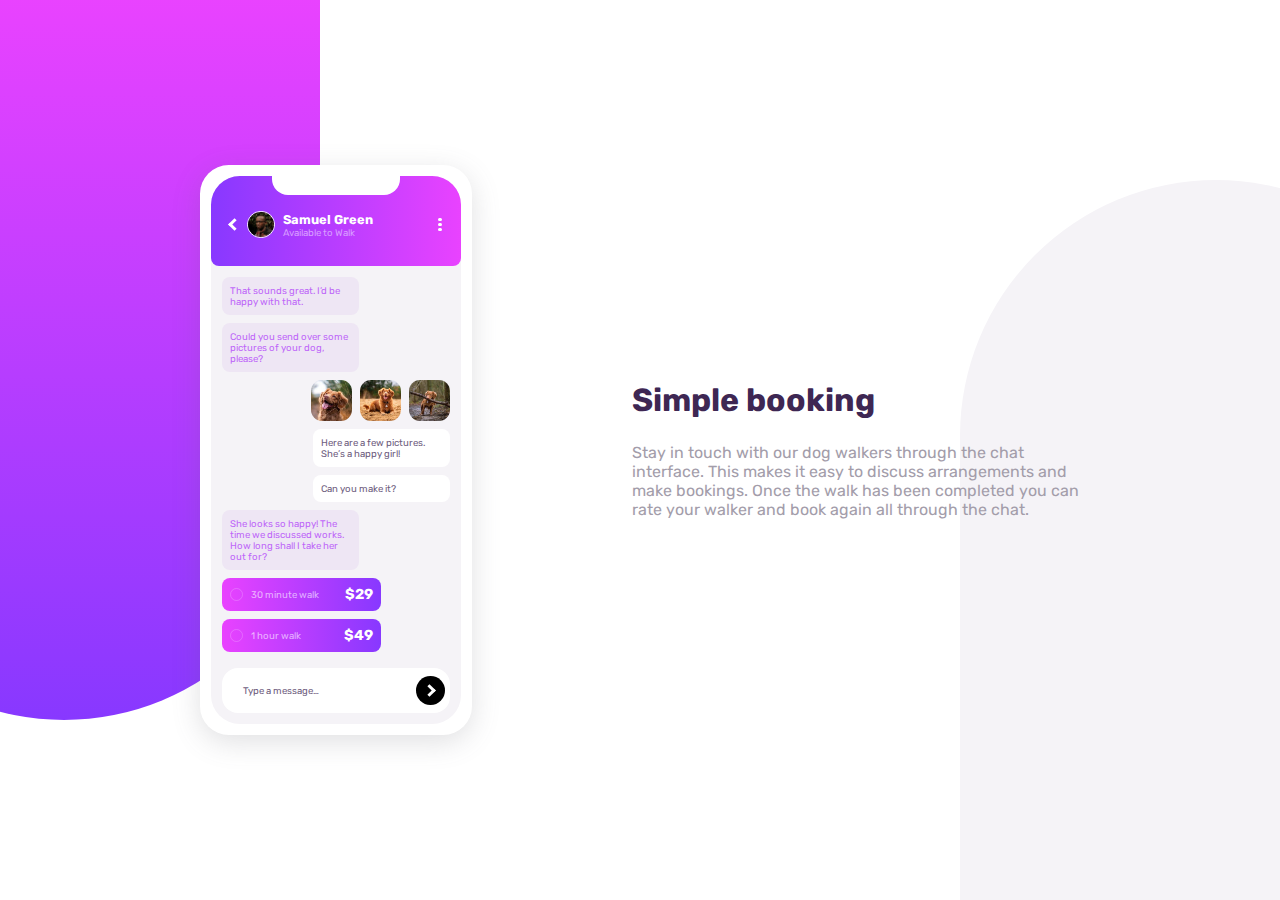
<file: chat-app-css-illustration/index.html>
<!DOCTYPE html>
<html lang="en">
  <head>
    <meta charset="UTF-8" />
    <meta name="viewport" content="width=device-width, initial-scale=1.0" />
    <link
      rel="icon"
      type="image/png"
      sizes="32x32"
      href="./images/favicon-32x32.png"
    />

    <title>Chat App CSS Illustration</title>
    <link rel="stylesheet" href="style.css" />
  </head>
  <body>
    <main class="container">
      <aside class="phone">
        <div class="phone-container">
          <div class="notification-area">
            <div class="notch"></div>
            <div class="flex-container">
              <div class="float-left">
                <div class="arrow left"></div>
                <img
                  class="profile-img"
                  src="./images/avatar.jpg"
                  alt="Profile picture"
                />
                <div class="profile-text">
                  <h2>Samuel Green</h2>
                  <p>Available to Walk</p>
                </div>
              </div>
              <div class="three-dots">
                <div class="dot"></div>
                <div class="dot"></div>
                <div class="dot"></div>
              </div>
            </div>
          </div>
          <div class="conversation">
            <div class="text-bubble reciever">
              <p>That sounds great. I’d be happy with that.</p>
            </div>
            <div class="text-bubble reciever">
              <p>Could you send over some pictures of your dog, please?</p>
            </div>
            <div class="images">
              <img src="./images/dog-image-1.jpg" alt="Dog image 1" />
              <img src="./images/dog-image-2.jpg" alt="Dog image 2" />
              <img src="./images/dog-image-3.jpg" alt="Dog image 3" />
            </div>
            <div class="text-bubble sender">
              <p>Here are a few pictures. She’s a happy girl!</p>
            </div>
            <div class="text-bubble sender">
              <p>Can you make it?</p>
            </div>
            <div class="text-bubble reciever">
              <p>
                She looks so happy! The time we discussed works. How long shall
                I take her out for?
              </p>
            </div>
            <div class="voice-bubble gradient">
              <div class="left-section">
                <div class="circle"></div>
                <p>30 minute walk</p>
              </div>
              <p class="bigger">$29</p>
            </div>
            <div class="voice-bubble gradient">
              <div class="left-section">
                <div class="circle"></div>
                <p>1 hour walk</p>
              </div>
              <p class="bigger">$49</p>
            </div>
            <div class="text-area">
              <p>Type a message…</p>
              <div class="arrow-border">
                <div class="arrow right"></div>
              </div>
            </div>
          </div>
        </div>
      </aside>
      <section class="text-section">
        <h1 class="heading">Simple booking</h1>

        <p class="subheading">
          Stay in touch with our dog walkers through the chat interface. This
          makes it easy to discuss arrangements and make bookings. Once the walk
          has been completed you can rate your walker and book again all through
          the chat.
        </p>
      </section>
    </main>
  </body>
</html>
</file>
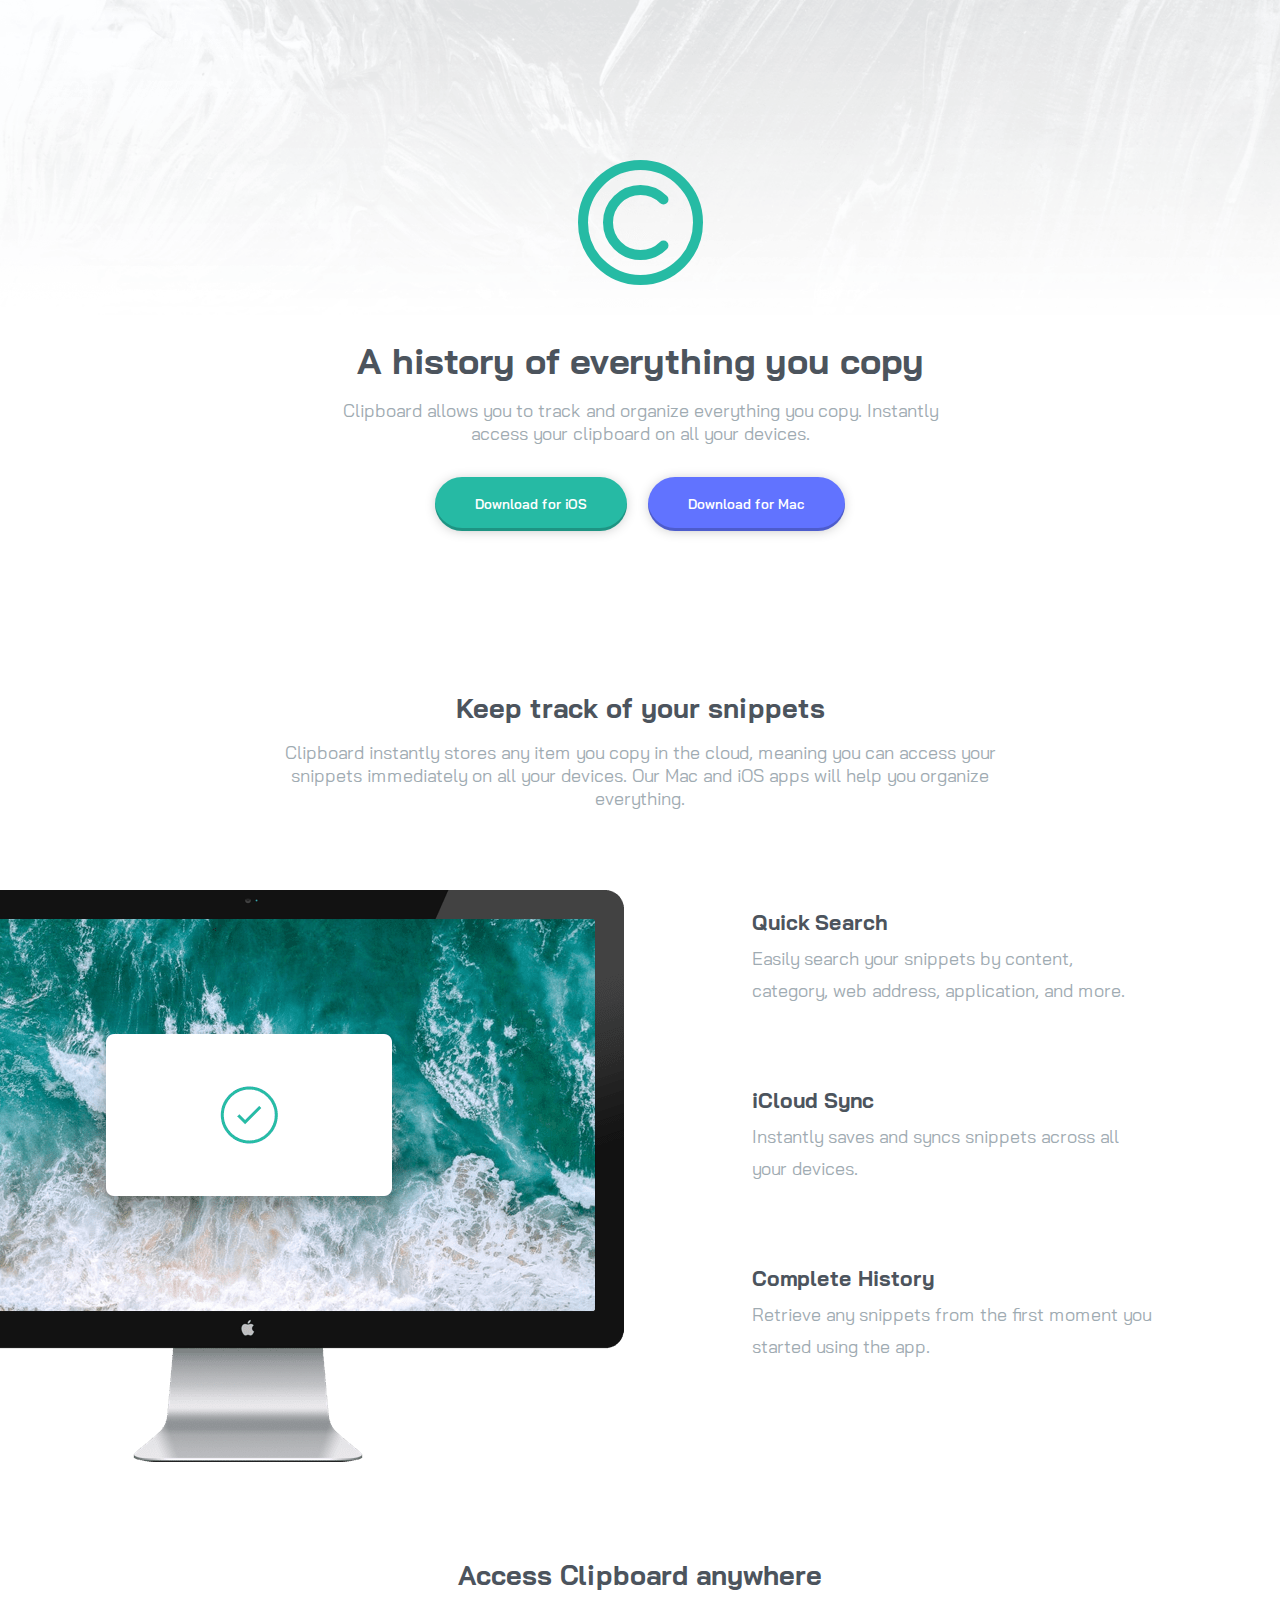
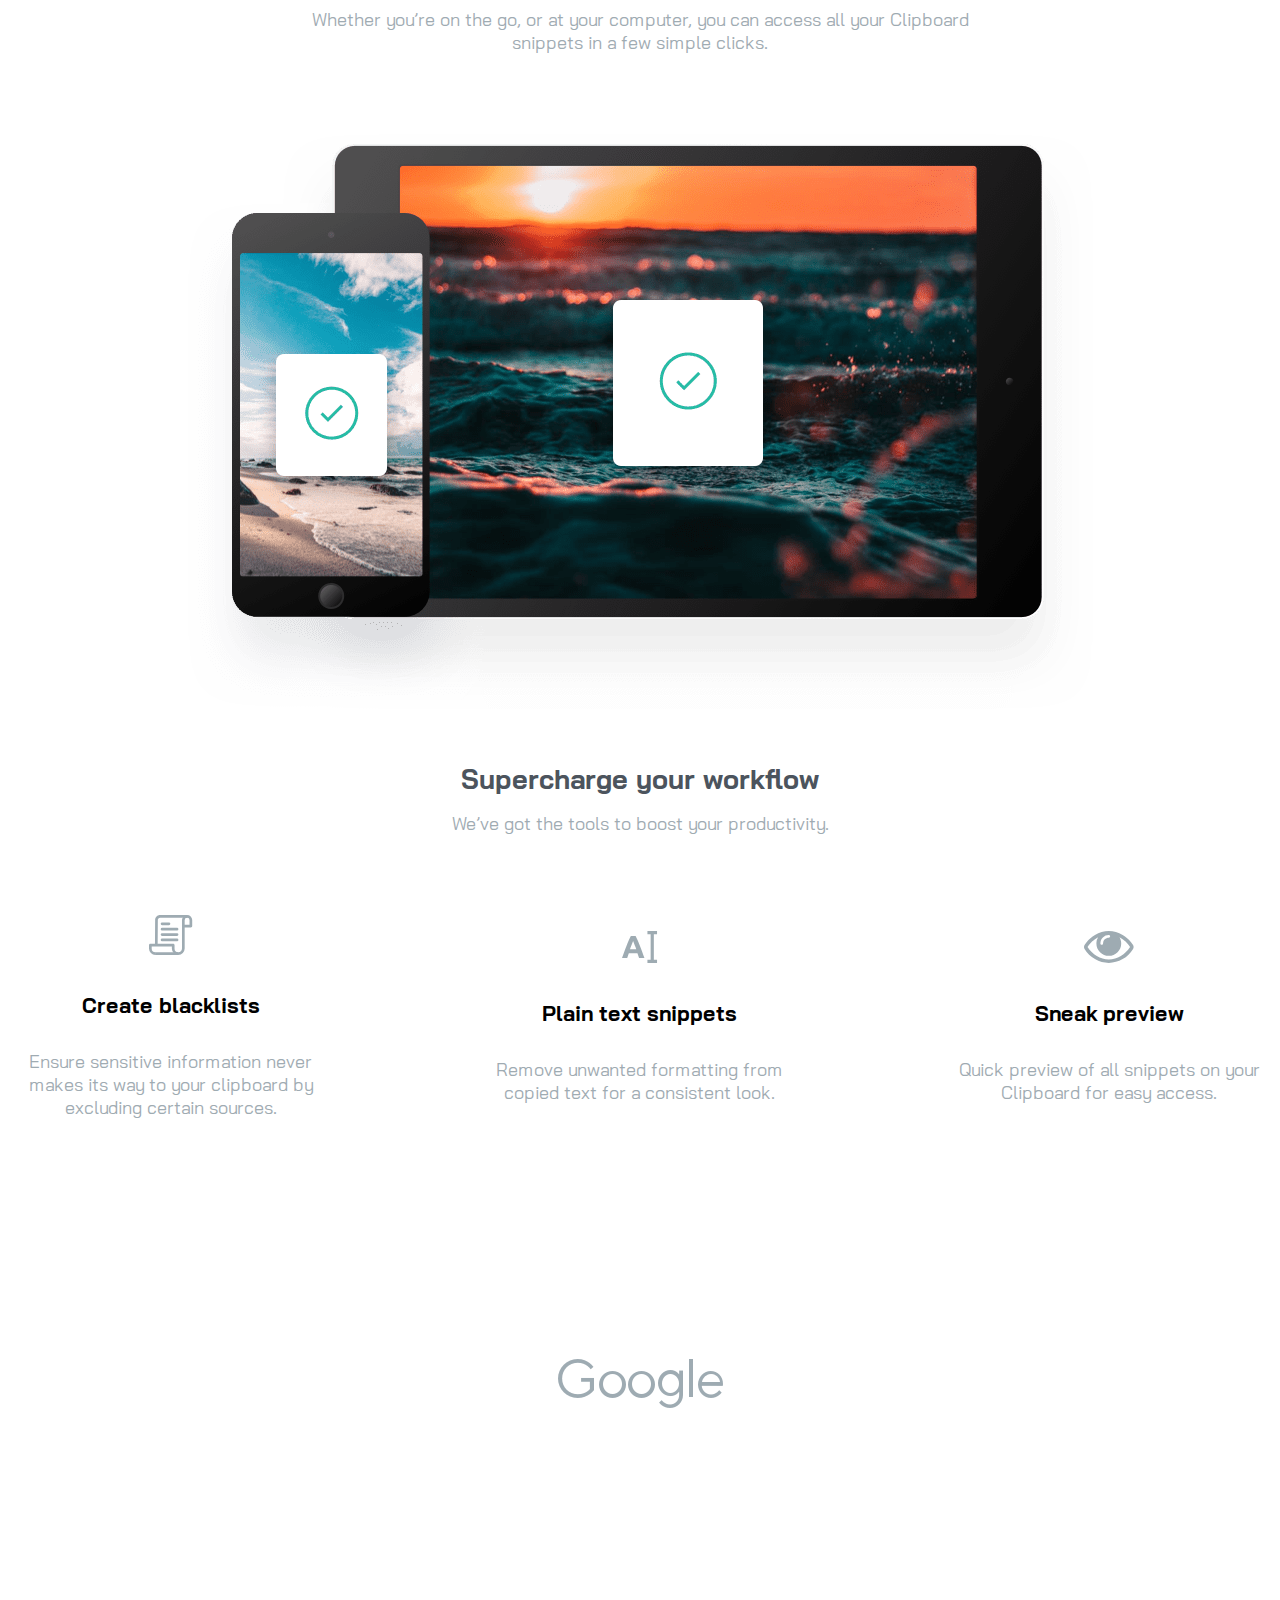
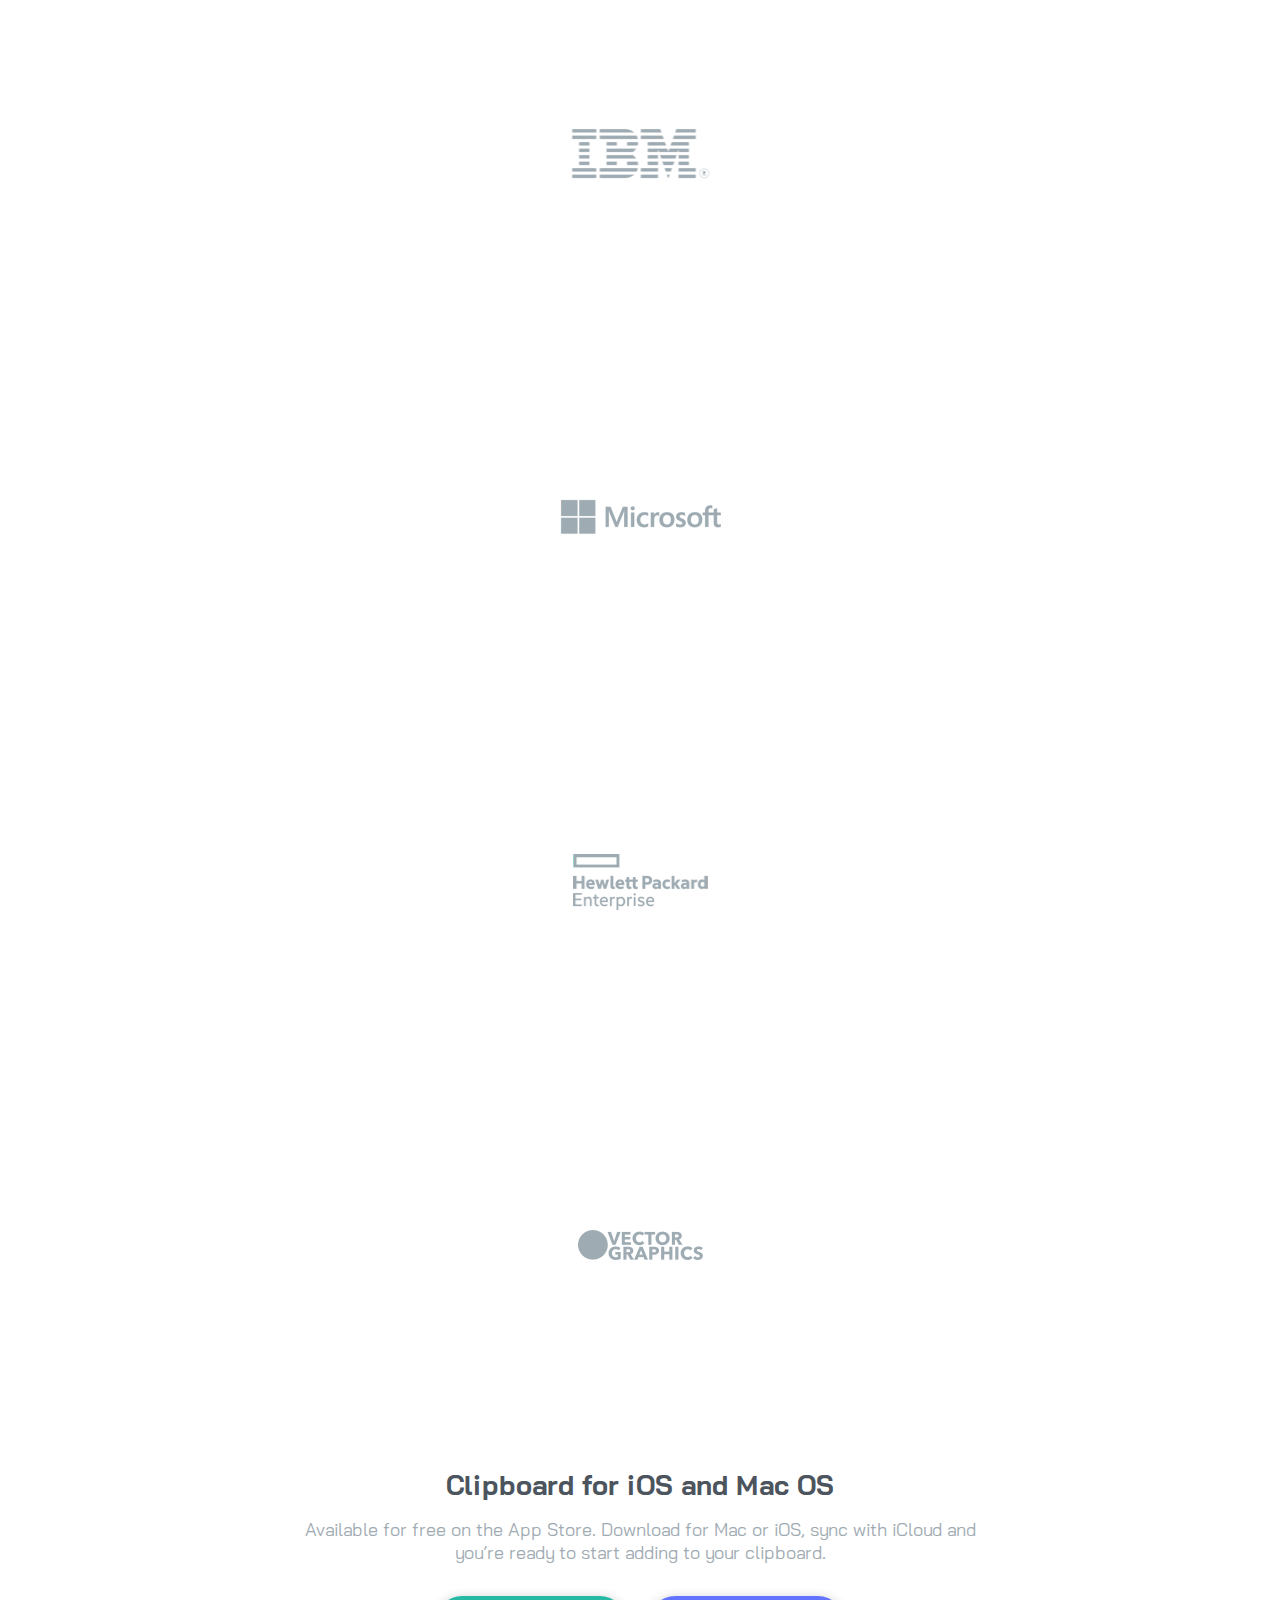
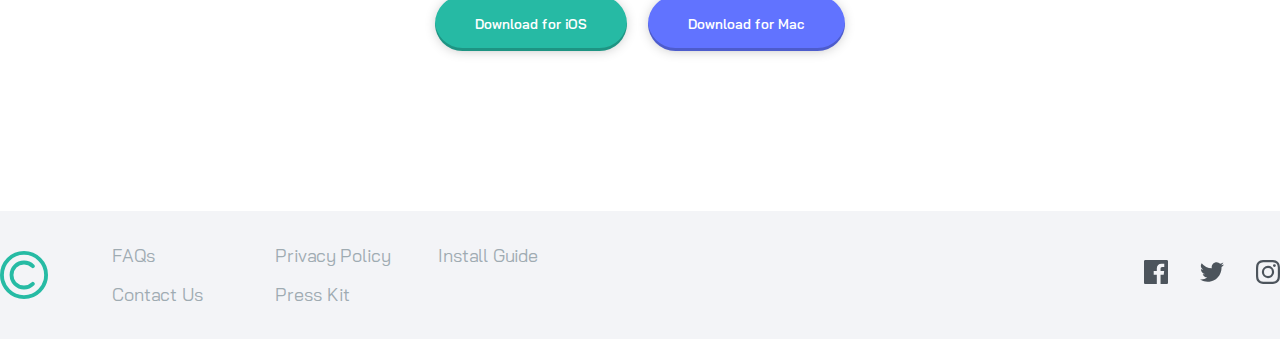
<file: clipboard-landing-page/index.html>
<!DOCTYPE html>
<html lang="en">
  <head>
    <meta charset="UTF-8" />
    <meta name="viewport" content="width=device-width, initial-scale=1.0" />
    <link
      rel="icon"
      type="image/png"
      sizes="32x32"
      href="./images/favicon-32x32.png"
    />

    <title>Clipboard landing page</title>
    <link rel="stylesheet" href="style.css" />
  </head>
  <body>
    <main>
      <div class="container">
        <img class="logo" src="./images/logo.svg" alt="Logo" />
        <h1>A history of everything you copy</h1>

        <p>
          Clipboard allows you to track and organize everything you copy.
          Instantly access your clipboard on all your devices.
        </p>

        <button class="btn btn-primary">Download for iOS</button>
        <button class="btn btn-secondary">Download for Mac</button>
      </div>
    </main>

    <section id="snippets">
      <div class="container">
        <h2>Keep track of your snippets</h2>

        <p>
          Clipboard instantly stores any item you copy in the cloud, meaning you
          can access your snippets immediately on all your devices. Our Mac and
          iOS apps will help you organize everything.
        </p>

        <div class="flex translate">
          <img src="./images/image-computer.png" alt="Computer" />
          <div class="text-section">
            <div class="item">
              <h3>Quick Search</h3>
              <p>
                Easily search your snippets by content, category, web address,
                application, and more.
              </p>
            </div>
            <div class="item">
              <h3>iCloud Sync</h3>
              <p>Instantly saves and syncs snippets across all your devices.</p>
            </div>
            <div class="item">
              <h3>Complete History</h3>
              <p>
                Retrieve any snippets from the first moment you started using
                the app.
              </p>
            </div>
          </div>
        </div>
      </div>
    </section>

    <section id="clipboard">
      <div class="container">
        <h2>Access Clipboard anywhere</h2>

        <p>
          Whether you’re on the go, or at your computer, you can access all your
          Clipboard snippets in a few simple clicks.
        </p>
        <img src="./images/image-devices.png" alt="Devices" />
      </div>
    </section>

    <section id="supercharge">
      <div class="container">
        <h2>Supercharge your workflow</h2>
        <p>We’ve got the tools to boost your productivity.</p>

        <div class="flex">
          <div class="card">
            <img src="./images/icon-blacklist.svg" alt="Blacklist icon" />
            <h3>Create blacklists</h3>
            <p>
              Ensure sensitive information never makes its way to your clipboard
              by excluding certain sources.
            </p>
          </div>
          <div class="card">
            <img src="./images/icon-text.svg" alt="Text icon" />
            <h3>Plain text snippets</h3>
            <p>
              Remove unwanted formatting from copied text for a consistent look.
            </p>
          </div>
          <div class="card">
            <img src="./images/icon-preview.svg" alt="Preview icon" />
            <h3>Sneak preview</h3>
            <p>
              Quick preview of all snippets on your Clipboard for easy access.
            </p>
          </div>
        </div>
      </div>
    </section>

    <section id="companies">
      <div class="container center">
        <img src="./images/logo-google.png" alt="Google logo" />
        <img src="./images/logo-ibm.png" alt="IBM logo" />
        <img src="./images/logo-microsoft.png" alt="Microsoft logo" />
        <img src="./images/logo-hp.png" alt="HP logo" />
        <img
          src="./images/logo-vector-graphics.png"
          alt="Vector Graphics logo"
        />
      </div>
    </section>

    <section id="find-us">
      <div class="container">
        <h2>Clipboard for iOS and Mac OS</h2>

        <p>
          Available for free on the App Store. Download for Mac or iOS, sync
          with iCloud and you’re ready to start adding to your clipboard.
        </p>

        <button class="btn btn-primary">Download for iOS</button>
        <button class="btn btn-secondary">Download for Mac</button>
      </div>
    </section>

    <footer class="flex">
      <div class="container spacing">
        <div class="flex left-section">
          <img class="footer-logo" src="./images/logo.svg" alt="Logo" />
          <ul class="grid links">
            <li><a href="#">FAQs</a></li>
            <li><a href="#">Privacy Policy</a></li>
            <li><a href="#">Install Guide</a></li>
            <li><a href="#">Contact Us</a></li>
            <li><a href="#">Press Kit</a></li>
          </ul>
        </div>
        <ul class="flex right-section">
          <li>
            <a href="#"
              ><img
                class="filter-cyan"
                src="./images/icon-facebook.svg"
                alt="Facebook icon"
            /></a>
          </li>
          <li>
            <a href="#"
              ><img
                class="filter-cyan"
                src="./images/icon-twitter.svg"
                alt="Twitter icon"
            /></a>
          </li>
          <li>
            <a href="#"
              ><img
                class="filter-cyan"
                src="./images/icon-instagram.svg"
                alt="Instagram icon"
            /></a>
          </li>
        </ul>
      </div>
    </footer>
  </body>
</html>
</file>
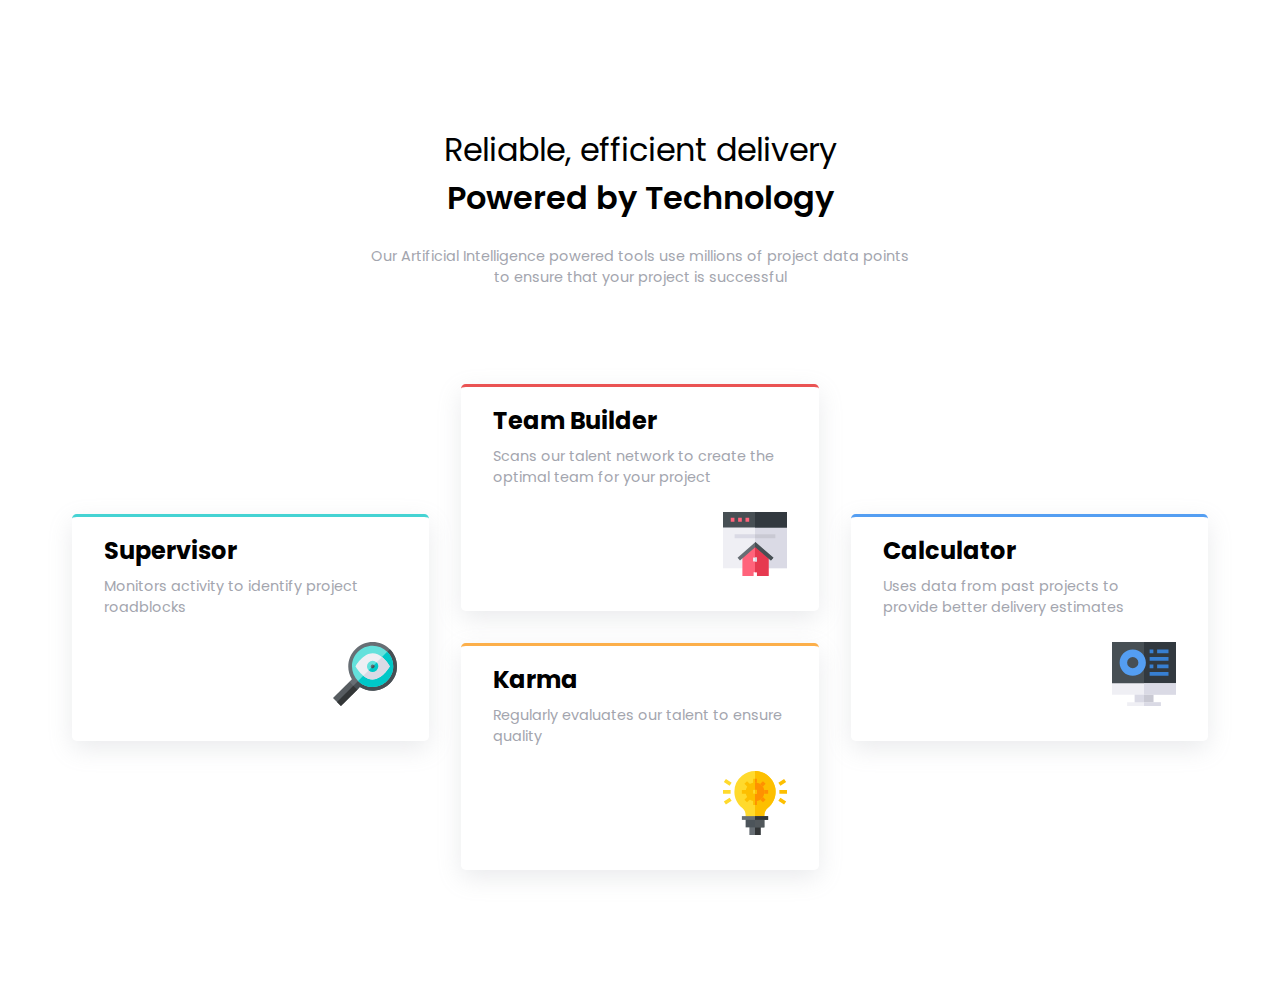
<file: four-card-feature-section/index.html>
<!DOCTYPE html>
<html lang="en">
  <head>
    <meta charset="UTF-8" />
    <meta name="viewport" content="width=device-width, initial-scale=1.0" />
    <link
      rel="icon"
      type="image/png"
      sizes="32x32"
      href="./images/favicon-32x32.png"
    />

    <title>Four card feature section</title>
    <link rel="stylesheet" href="style.css" />
  </head>
  <body>
    <main class="container">
      <h1>Reliable, efficient delivery</h1>
      <h1 class="bolder">Powered by Technology</h1>

      <p class="subheading">
        Our Artificial Intelligence powered tools use millions of project data
        points <br />
        to ensure that your project is successful
      </p>
      <div class="card-grid">
        <div class="card supervisor grow">
          <h2>Supervisor</h2>
          <p>Monitors activity to identify project roadblocks</p>
          <img src="./images/icon-supervisor.svg" alt="Supervisor" />
        </div>
        <div class="card team-builder grow">
          <h2>Team Builder</h2>
          <p>
            Scans our talent network to create the optimal team for your project
          </p>
          <img src="./images/icon-team-builder.svg" alt="Team Builder" />
        </div>
        <div class="card karma grow">
          <h2>Karma</h2>
          <p>Regularly evaluates our talent to ensure quality</p>
          <img src="./images/icon-karma.svg" alt="Karma" />
        </div>
        <div class="card calculator grow">
          <h2>Calculator</h2>
          <p>
            Uses data from past projects to provide better delivery estimates
          </p>
          <img src="./images/icon-calculator.svg" alt="Calculator" />
        </div>
      </div>
    </main>
  </body>
</html>
</file>
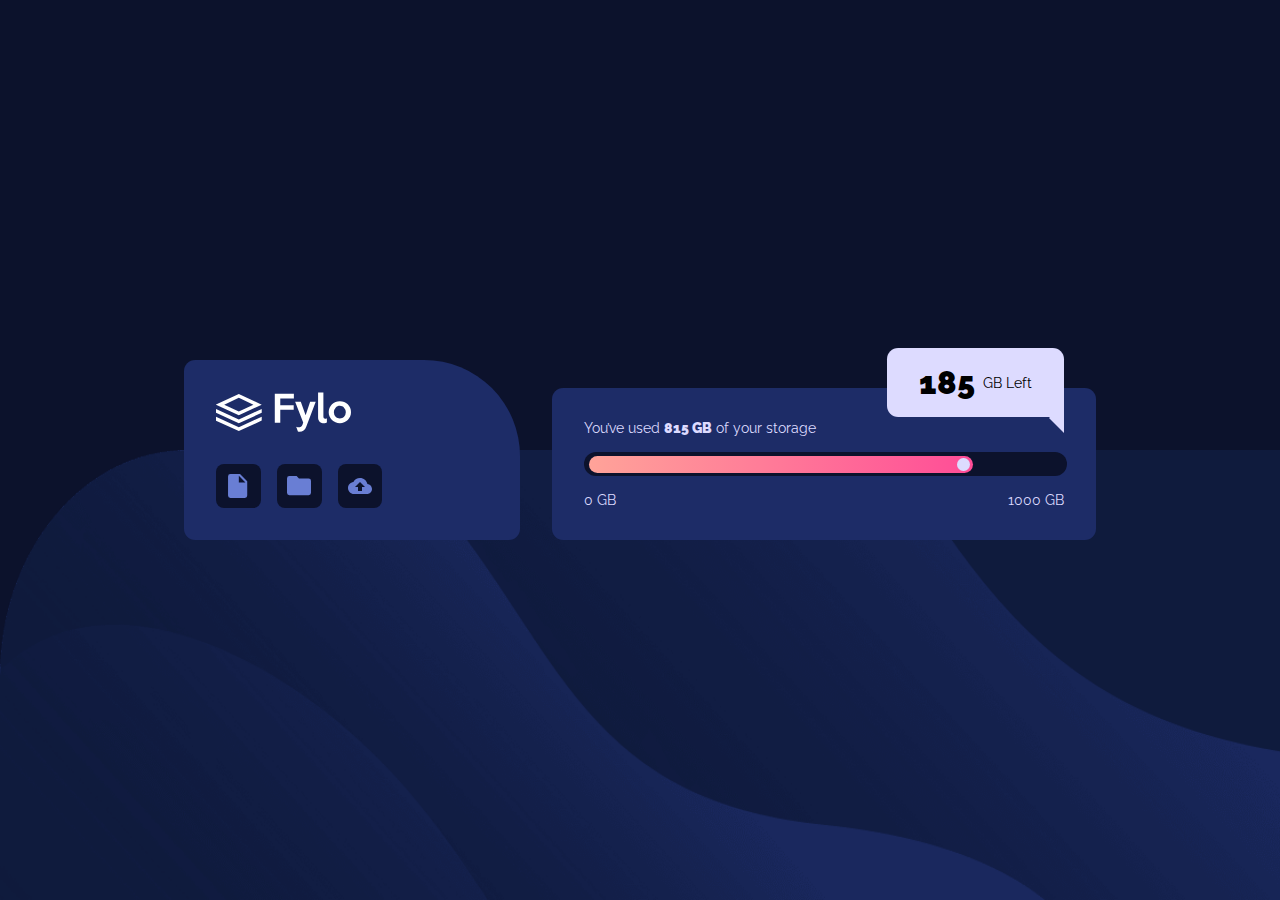
<file: fylo-data-storage-component/index.html>
<!DOCTYPE html>
<html lang="en">
  <head>
    <meta charset="UTF-8" />
    <meta name="viewport" content="width=device-width, initial-scale=1.0" />
    <link
      rel="icon"
      type="image/png"
      sizes="32x32"
      href="./images/favicon-32x32.png"
    />

    <title>Fylo data storage component</title>
    <link rel="stylesheet" href="style.css" />
  </head>
  <body>
    <main class="container">
      <div class="card-left">
        <img class="logo" src="./images/logo.svg" alt="Fylo logo" />
        <div class="icons">
          <div class="icon-bg">
            <img src="./images/icon-document.svg" alt="Document icon" />
          </div>
          <div class="icon-bg">
            <img src="./images/icon-folder.svg" alt="Folder icon" />
          </div>
          <div class="icon-bg">
            <img src="./images/icon-upload.svg" alt="Upload icon" />
          </div>
        </div>
      </div>
      <div class="card-right">
        <p>You’ve used <span class="accent">815 GB</span> of your storage</p>

        <div class="progress-bar">
          <div class="progress">
            <div class="dot"></div>
          </div>
        </div>
        <div class="info">
          <p>0 GB</p>
          <p>1000 GB</p>
        </div>
        <div class="popup">
          <p><span class="bigger">185</span> GB Left</p>
        </div>
      </div>
    </main>
  </body>
</html>
</file>
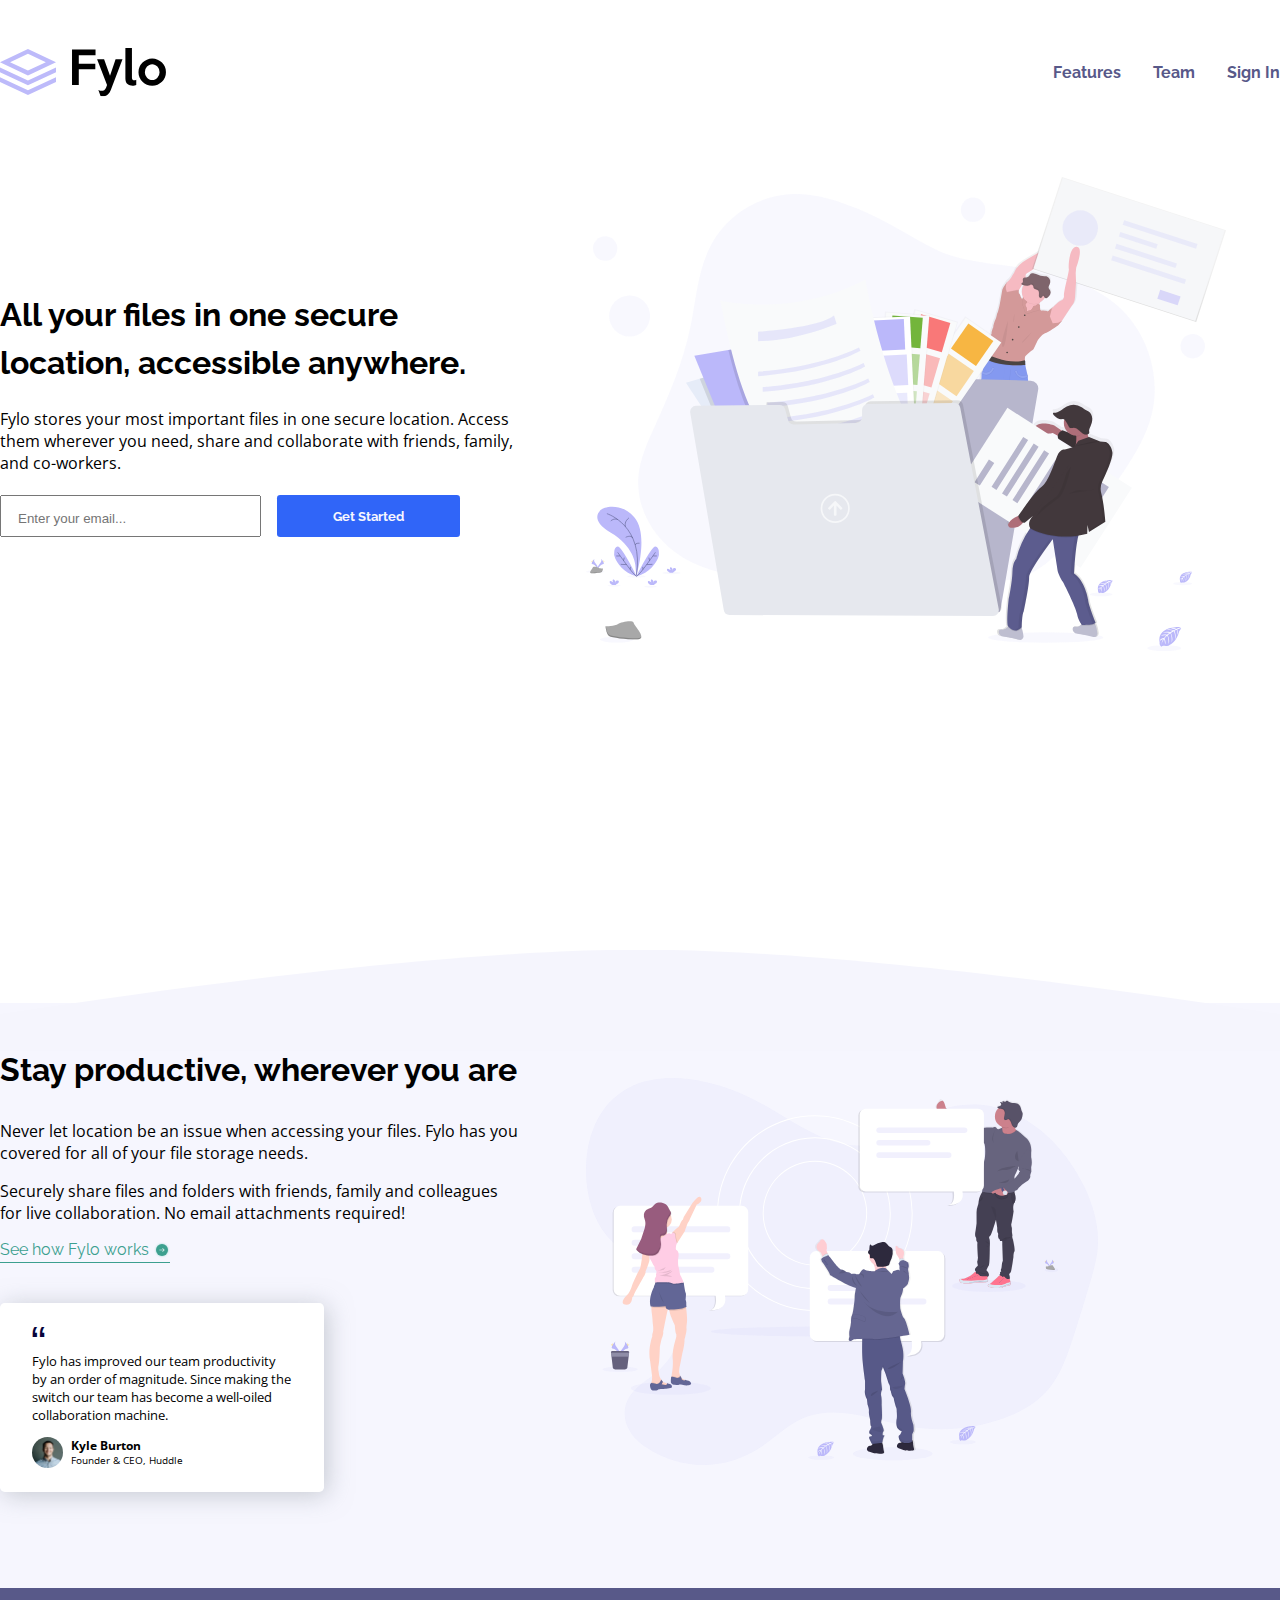
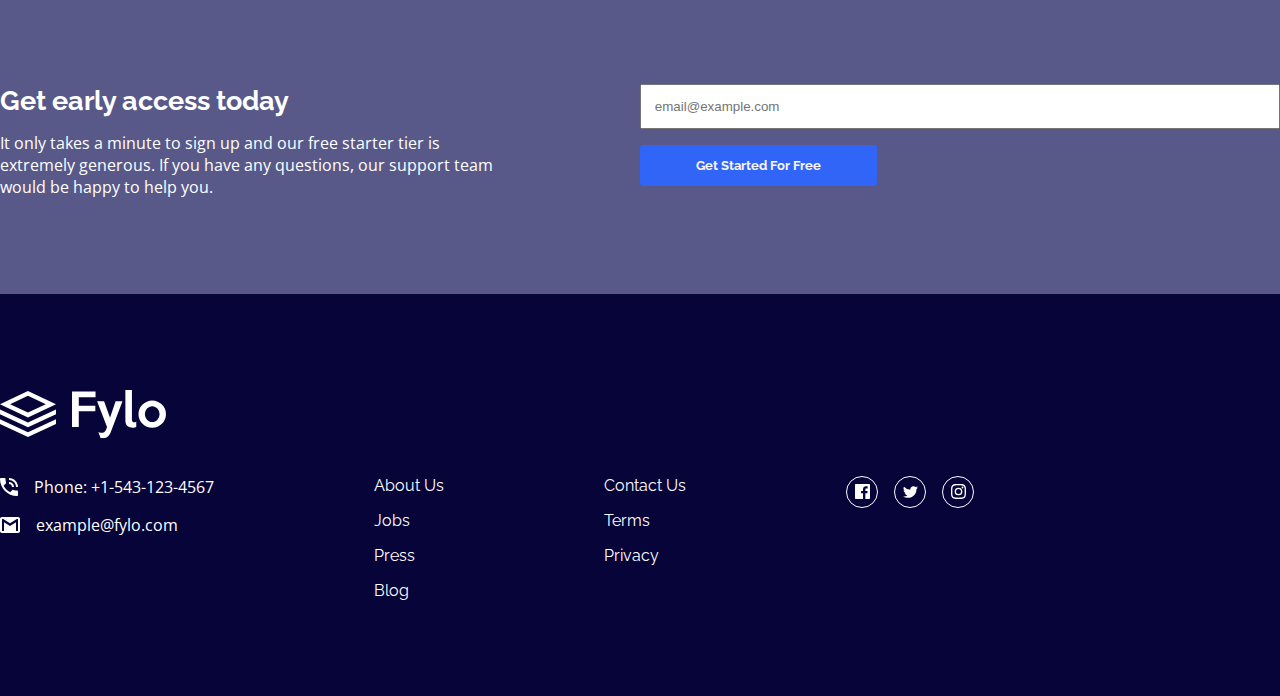
<file: fylo-landing-page-with-two-column-layout/index.html>
<!DOCTYPE html>
<html lang="en">
  <head>
    <meta charset="UTF-8" />
    <meta name="viewport" content="width=device-width, initial-scale=1.0" />
    <link
      rel="icon"
      type="image/png"
      sizes="32x32"
      href="./images/favicon-32x32.png"
    />

    <title>Fylo landing page with two column layout</title>
    <link rel="stylesheet" href="style.css" />
  </head>
  <body>
    <nav class="container navbar">
      <img class="logo" src="./images/logo.svg" alt="Fylo Logo" />
      <div class="nav-items">
        <a href="#">Features</a>
        <a href="#">Team</a>
        <a href="#">Sign In</a>
      </div>
    </nav>

    <main class="container hero">
      <div class="hero-left">
        <h1>All your files in one secure location, accessible anywhere.</h1>

        <p>
          Fylo stores your most important files in one secure location. Access
          them wherever you need, share and collaborate with friends, family,
          and co-workers.
        </p>
        <div class="input-section">
          <input type="email" placeholder="Enter your email..." />
          <button class="btn">Get Started</button>
        </div>
      </div>
      <img
        class="hero-img"
        src="./images/illustration-1.svg"
        alt="Illustration"
      />
    </main>

    <section class="productive">
      <img
        class="fill-color curve-img"
        src="./images/bg-curve-desktop.svg"
        alt="Background curve"
      />
      <img
        class="fill-color curve-img-mobile"
        src="./images/bg-curve-mobile.svg"
        alt="Background curve"
      />
      <div class="container productive-container">
        <div class="productive-left">
          <h2>Stay productive, wherever you are</h2>

          <p class="subheading-2">
            Never let location be an issue when accessing your files. Fylo has
            you covered for all of your file storage needs.
          </p>

          <p class="subheading-2">
            Securely share files and folders with friends, family and colleagues
            for live collaboration. No email attachments required!
          </p>

          <div class="productive-link">
            <a href="#"
              >See how Fylo works
              <img src="./images/icon-arrow.svg" alt="Arrow icon" />
            </a>
          </div>

          <div class="card">
            <img
              class="quotes-img"
              src="./images/icon-quotes.svg"
              alt="Quotes icon"
            />
            <p>
              Fylo has improved our team productivity by an order of magnitude.
              Since making the switch our team has become a well-oiled
              collaboration machine.
            </p>
            <div class="profile">
              <img
                class="profile-img"
                src="./images/avatar-testimonial.jpg"
                alt="Profile picture"
              />
              <div class="profile-info">
                <p class="profile-heading">Kyle Burton</p>
                <p class="profile-subheading">Founder & CEO, Huddle</p>
              </div>
            </div>
          </div>
        </div>

        <img
          class="productive-img"
          src="./images/illustration-2.svg"
          alt="Illustration"
        />
      </div>
    </section>

    <section class="access">
      <div class="container access-content">
        <div class="access-left">
          <h3>Get early access today</h3>

          <p>
            It only takes a minute to sign up and our free starter tier is
            extremely generous. If you have any questions, our support team
            would be happy to help you.
          </p>
        </div>
        <div class="access-right">
          <input type="email" placeholder="email@example.com" />
          <button class="btn">Get Started For Free</button>
        </div>
      </div>
    </section>

    <footer class="footer">
      <div class="container">
        <img class="fill-white" src="./images/logo.svg" alt="Fylo Logo" />
        <div class="footer-links">
          <div class="group-1">
            <p>
              <img src="./images/icon-phone.svg" alt="Phone icon" />
              Phone: +1-543-123-4567
            </p>

            <p>
              <img src="./images/icon-email.svg" alt="Email icon" />
              example@fylo.com
            </p>
          </div>
          <div class="group-2">
            <a href="#">About Us</a>
            <a href="#">Jobs</a>
            <a href="#">Press</a>
            <a href="#">Blog</a>
          </div>
          <div class="group-3">
            <a href="#">Contact Us</a>
            <a href="#">Terms</a>
            <a href="#">Privacy</a>
          </div>
          <div class="group-4">
            <ul>
              <li>
                <a href="#"
                  ><img
                    class="fill-white"
                    src="./images/icon-facebook.svg"
                    alt="Facebook icon"
                /></a>
              </li>
              <li>
                <a href="#"
                  ><img
                    class="fill-white"
                    src="./images/icon-twitter.svg"
                    alt="Twitter icon"
                /></a>
              </li>
              <li>
                <a href="#"
                  ><img
                    class="fill-white"
                    src="./images/icon-instagram.svg"
                    alt="Instagram icon"
                /></a>
              </li>
            </ul>
          </div>
        </div>
      </div>
    </footer>
  </body>
</html>
</file>
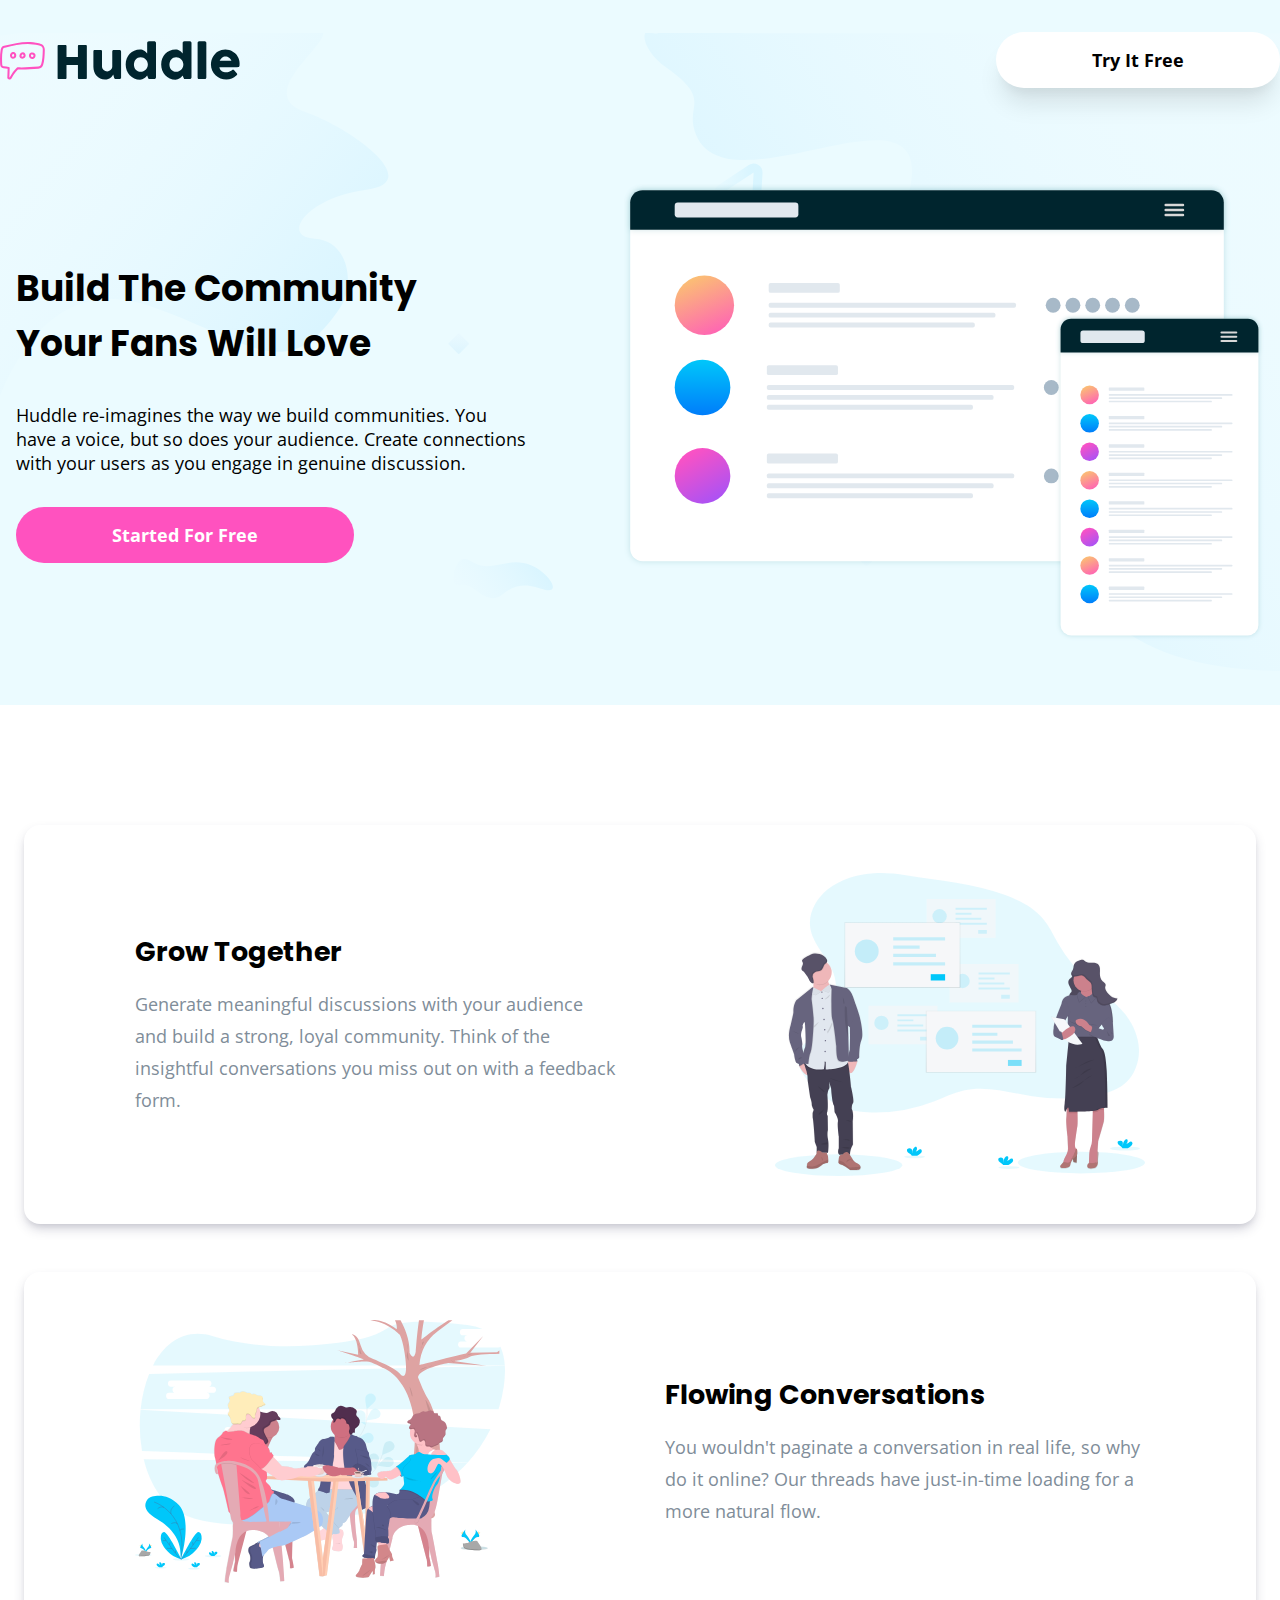
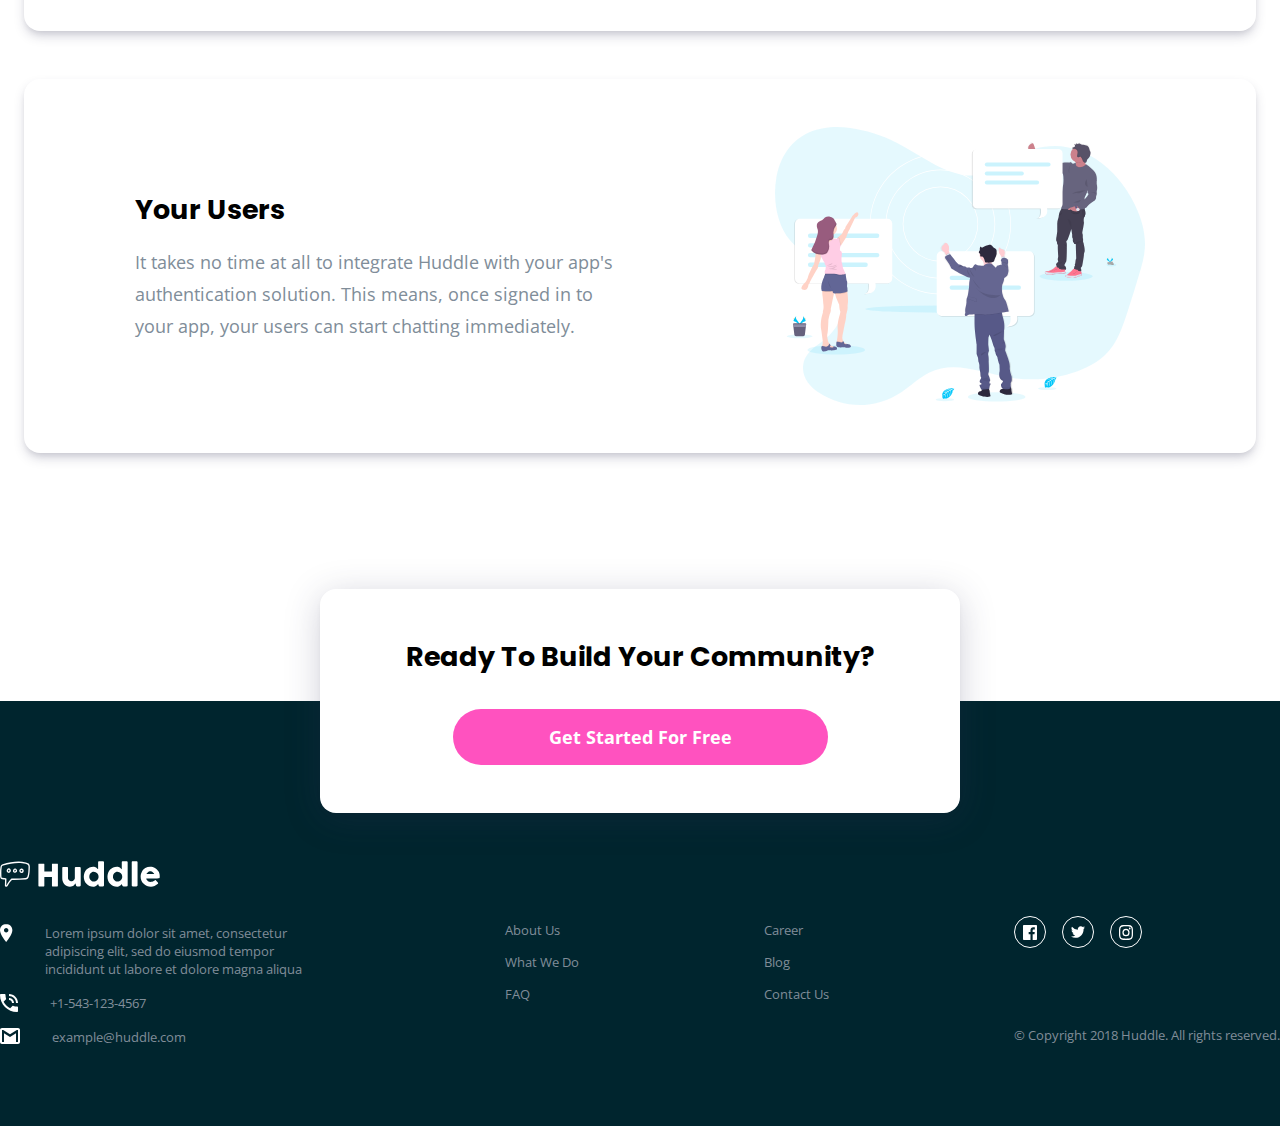
<file: huddle-landing-page-with-alternating-blocks/index.html>
<!DOCTYPE html>
<html lang="en">
  <head>
    <meta charset="UTF-8" />
    <meta name="viewport" content="width=device-width, initial-scale=1.0" />
    <link
      rel="icon"
      type="image/png"
      sizes="32x32"
      href="./images/favicon-32x32.png"
    />

    <title>Huddle landing page with alternating feature blocks</title>
    <link rel="stylesheet" href="style.css" />
  </head>
  <body>
    <header>
      <nav class="container">
        <img src="./images/logo.svg" alt="Huddle Logo" />
        <button class="btn btn-secondary">Try It Free</button>
      </nav>
      <main class="container">
        <div class="text-section">
          <h1>Build The Community Your Fans Will Love</h1>
          <p>
            Huddle re-imagines the way we build communities. You have a voice,
            but so does your audience. Create connections with your users as you
            engage in genuine discussion.
          </p>
          <button class="btn btn-primary">Started For Free</button>
        </div>

        <img src="./images/illustration-mockups.svg" alt="Mockups" />
      </main>
    </header>

    <section id="features">
      <div class="card container">
        <div class="card-left">
          <h2>Grow Together</h2>
          <p>
            Generate meaningful discussions with your audience and build a
            strong, loyal community. Think of the insightful conversations you
            miss out on with a feedback form.
          </p>
        </div>

        <img
          src="./images/illustration-grow-together.svg"
          alt="Grow tougether illustration"
        />
      </div>
      <div class="card container">
        <img
          src="./images/illustration-flowing-conversation.svg"
          alt="Flowing conversations illustration"
        />

        <div class="card-left">
          <h2>Flowing Conversations</h2>
          <p>
            You wouldn't paginate a conversation in real life, so why do it
            online? Our threads have just-in-time loading for a more natural
            flow.
          </p>
        </div>
      </div>
      <div class="card container">
        <div class="card-left">
          <h2>Your Users</h2>
          <p>
            It takes no time at all to integrate Huddle with your app's
            authentication solution. This means, once signed in to your app,
            your users can start chatting immediately.
          </p>
        </div>

        <img
          src="./images/illustration-your-users.svg"
          alt="Your users illustration"
        />
      </div>
    </section>

    <section id="popup">
      <h2>Ready To Build Your Community?</h2>

      <button class="btn btn-primary">Get Started For Free</button>
    </section>

    <footer>
      <div class="container">
        <img
          class="logo-fill footer-logo"
          src="./images/logo.svg"
          alt="Huddle logo"
        />
        <div class="info">
          <div class="info-left">
            <div class="item">
              <img class="icon" src="./images/icon-location.svg" alt="" />
              <p>
                Lorem ipsum dolor sit amet, consectetur adipiscing elit, sed do
                eiusmod tempor incididunt ut labore et dolore magna aliqua
              </p>
            </div>
            <div class="item">
              <img
                class="icon"
                src="./images/icon-phone.svg"
                alt="Phone icon"
              />
              <p>+1-543-123-4567</p>
            </div>
            <div class="item">
              <img
                class="icon"
                src="./images/icon-email.svg"
                alt="Email icon"
              />
              <p>example@huddle.com</p>
            </div>
          </div>

          <ul>
            <li>
              <a href="#">About Us</a>
            </li>
            <li>
              <a href="#">What We Do</a>
            </li>
            <li>
              <a href="#">FAQ</a>
            </li>
          </ul>

          <ul>
            <li>
              <a href="#">Career</a>
            </li>
            <li>
              <a href="#">Blog</a>
            </li>
            <li>
              <a href="#">Contact Us</a>
            </li>
          </ul>

          <div class="footer-right">
            <ul class="socials">
              <li>
                <a href="#"
                  ><img
                    class="logo-fill"
                    src="./images/icon-facebook.svg"
                    alt="Facebook icon"
                /></a>
              </li>
              <li>
                <a href="#"
                  ><img
                    class="logo-fill"
                    src="./images/icon-twitter.svg"
                    alt="Twitter icon"
                /></a>
              </li>
              <li>
                <a href="#"
                  ><img
                    class="logo-fill"
                    src="./images/icon-instagram.svg"
                    alt="Instagram icon"
                /></a>
              </li>
            </ul>
            <p>&copy; Copyright 2018 Huddle. All rights reserved.</p>
          </div>
        </div>
      </div>
    </footer>
  </body>
</html>
</file>
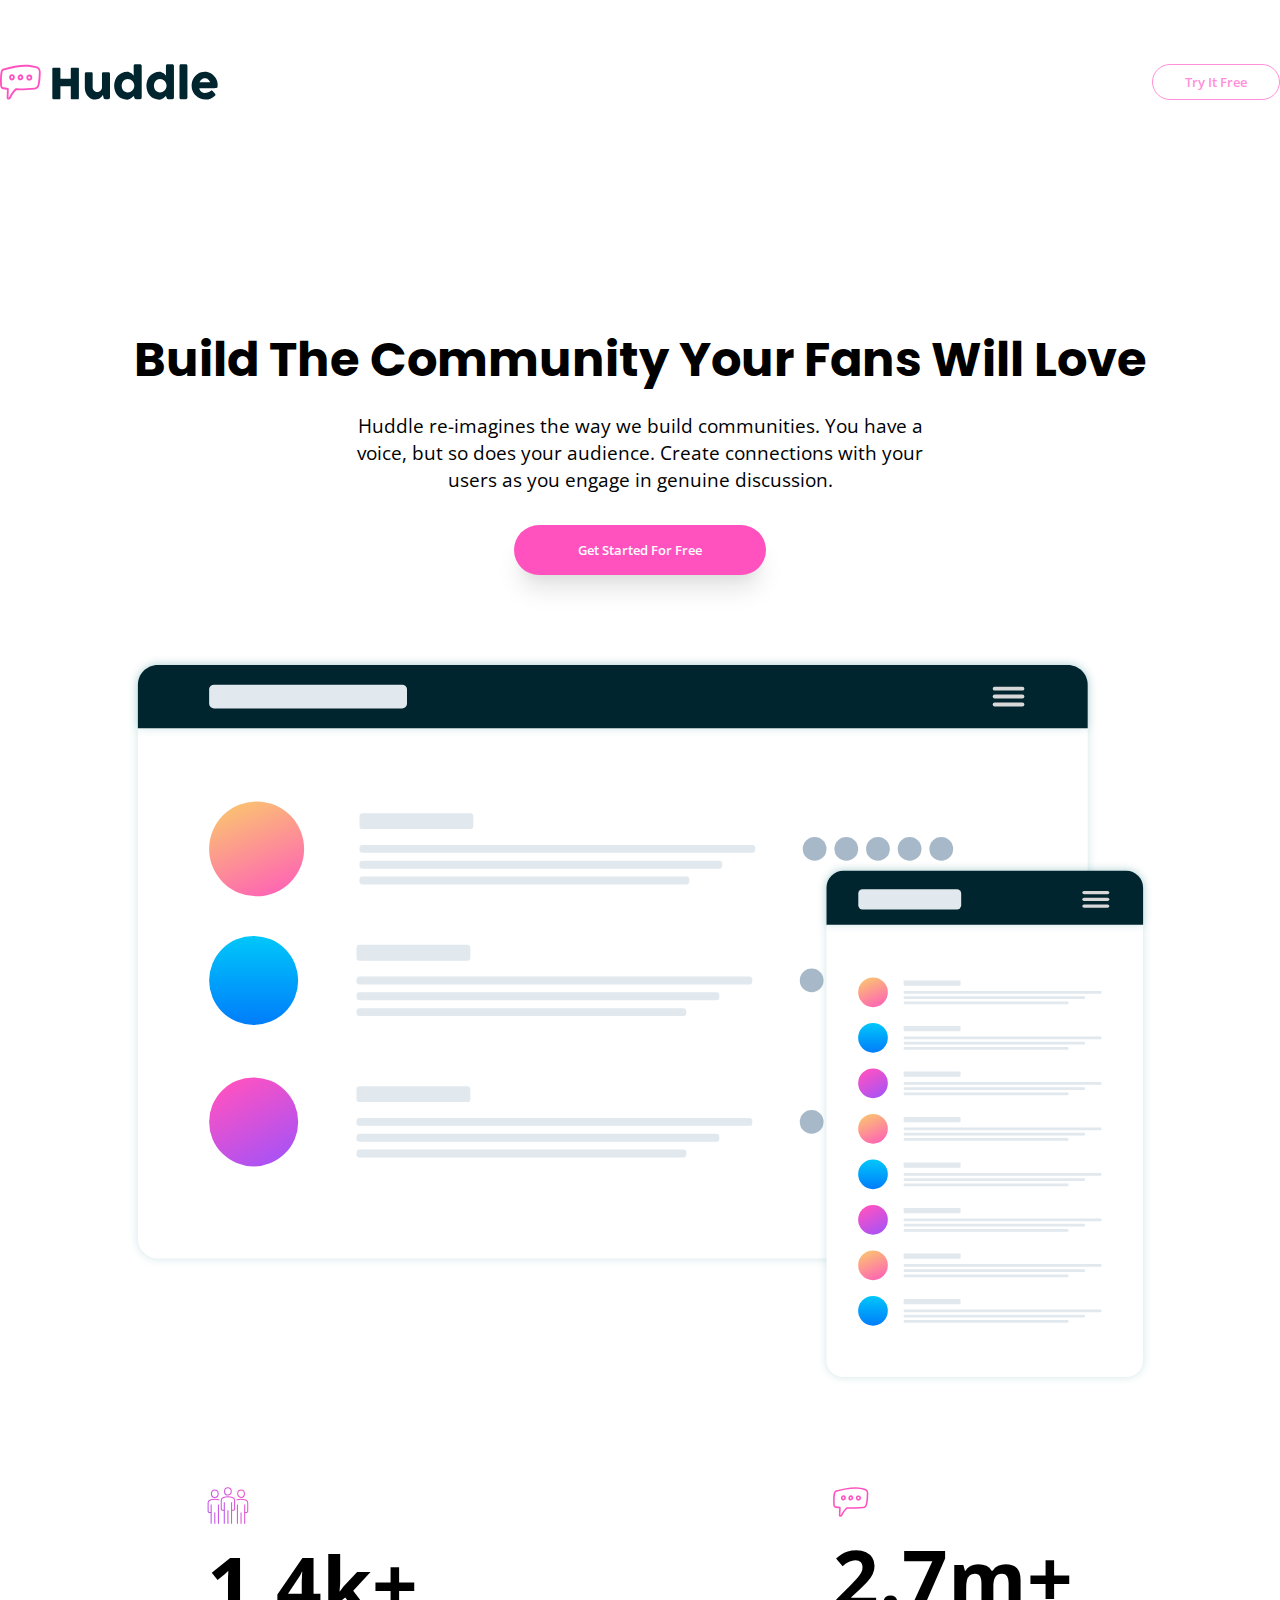
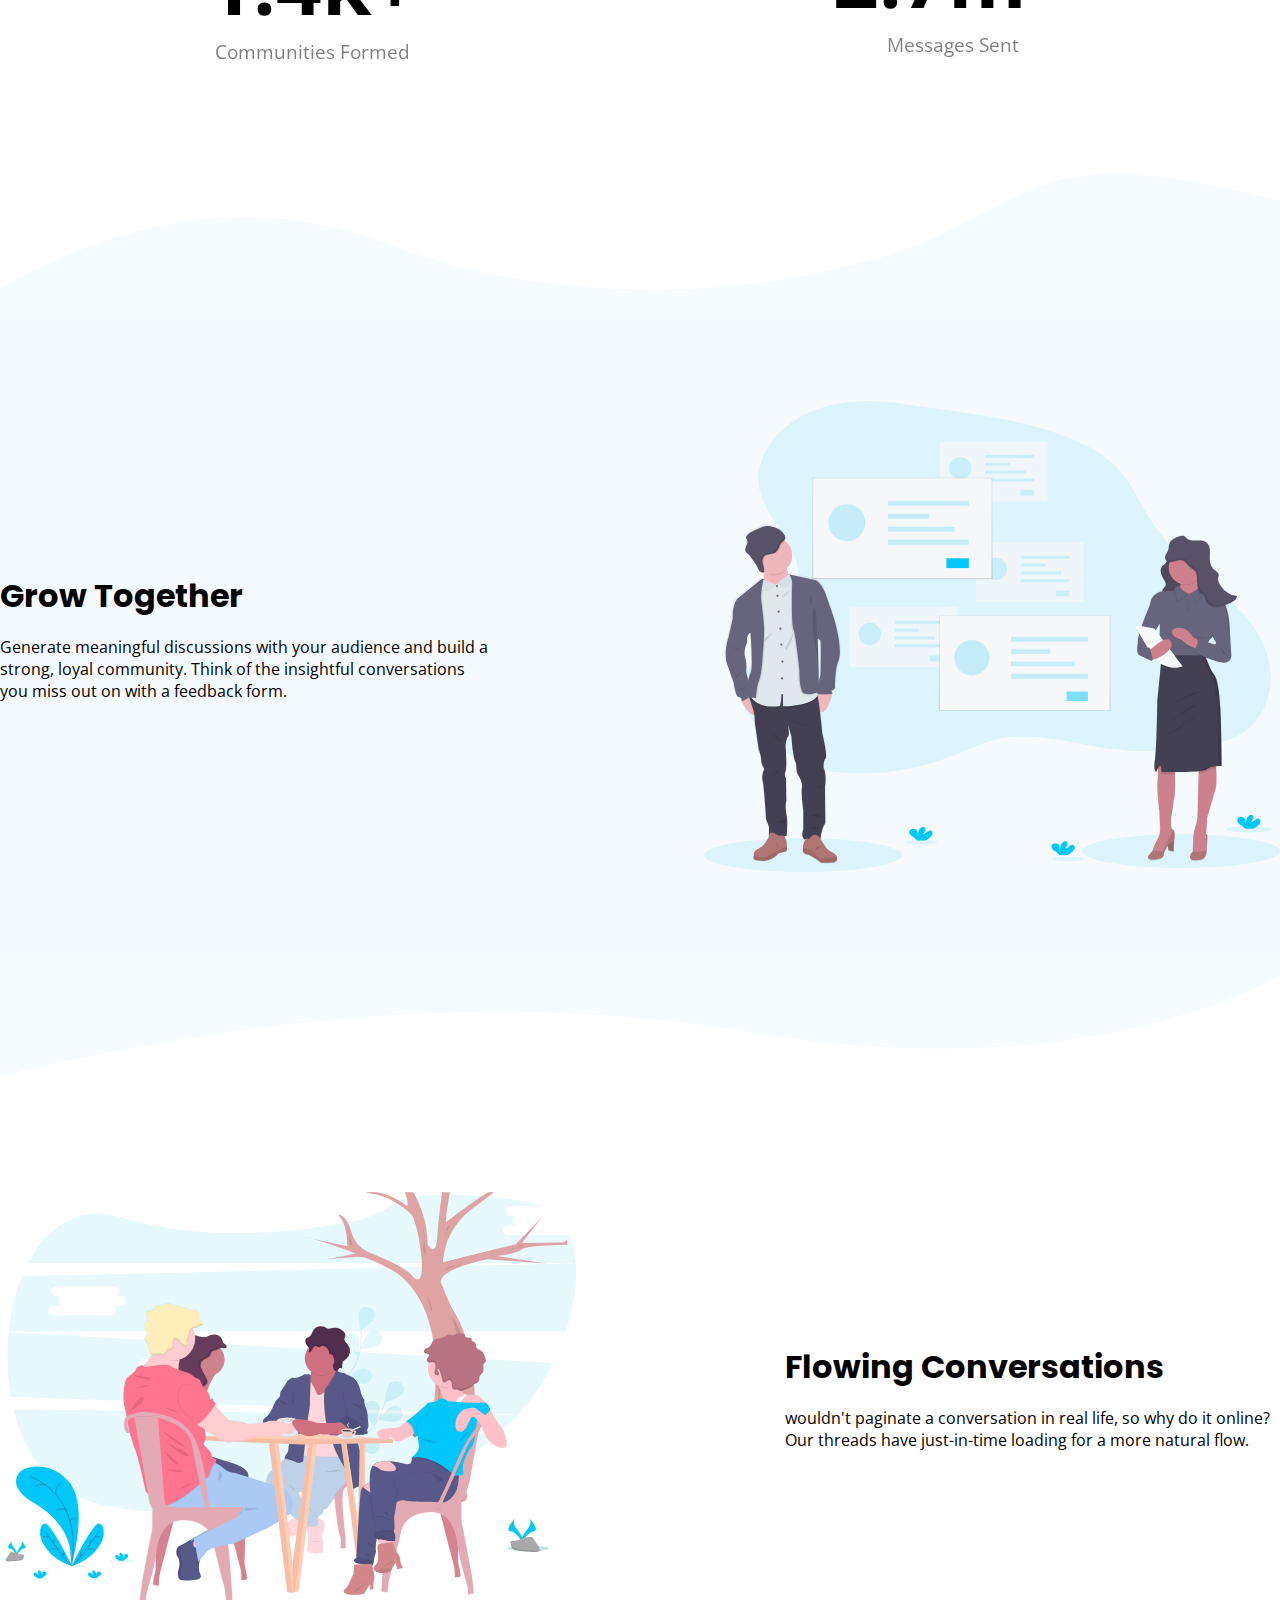
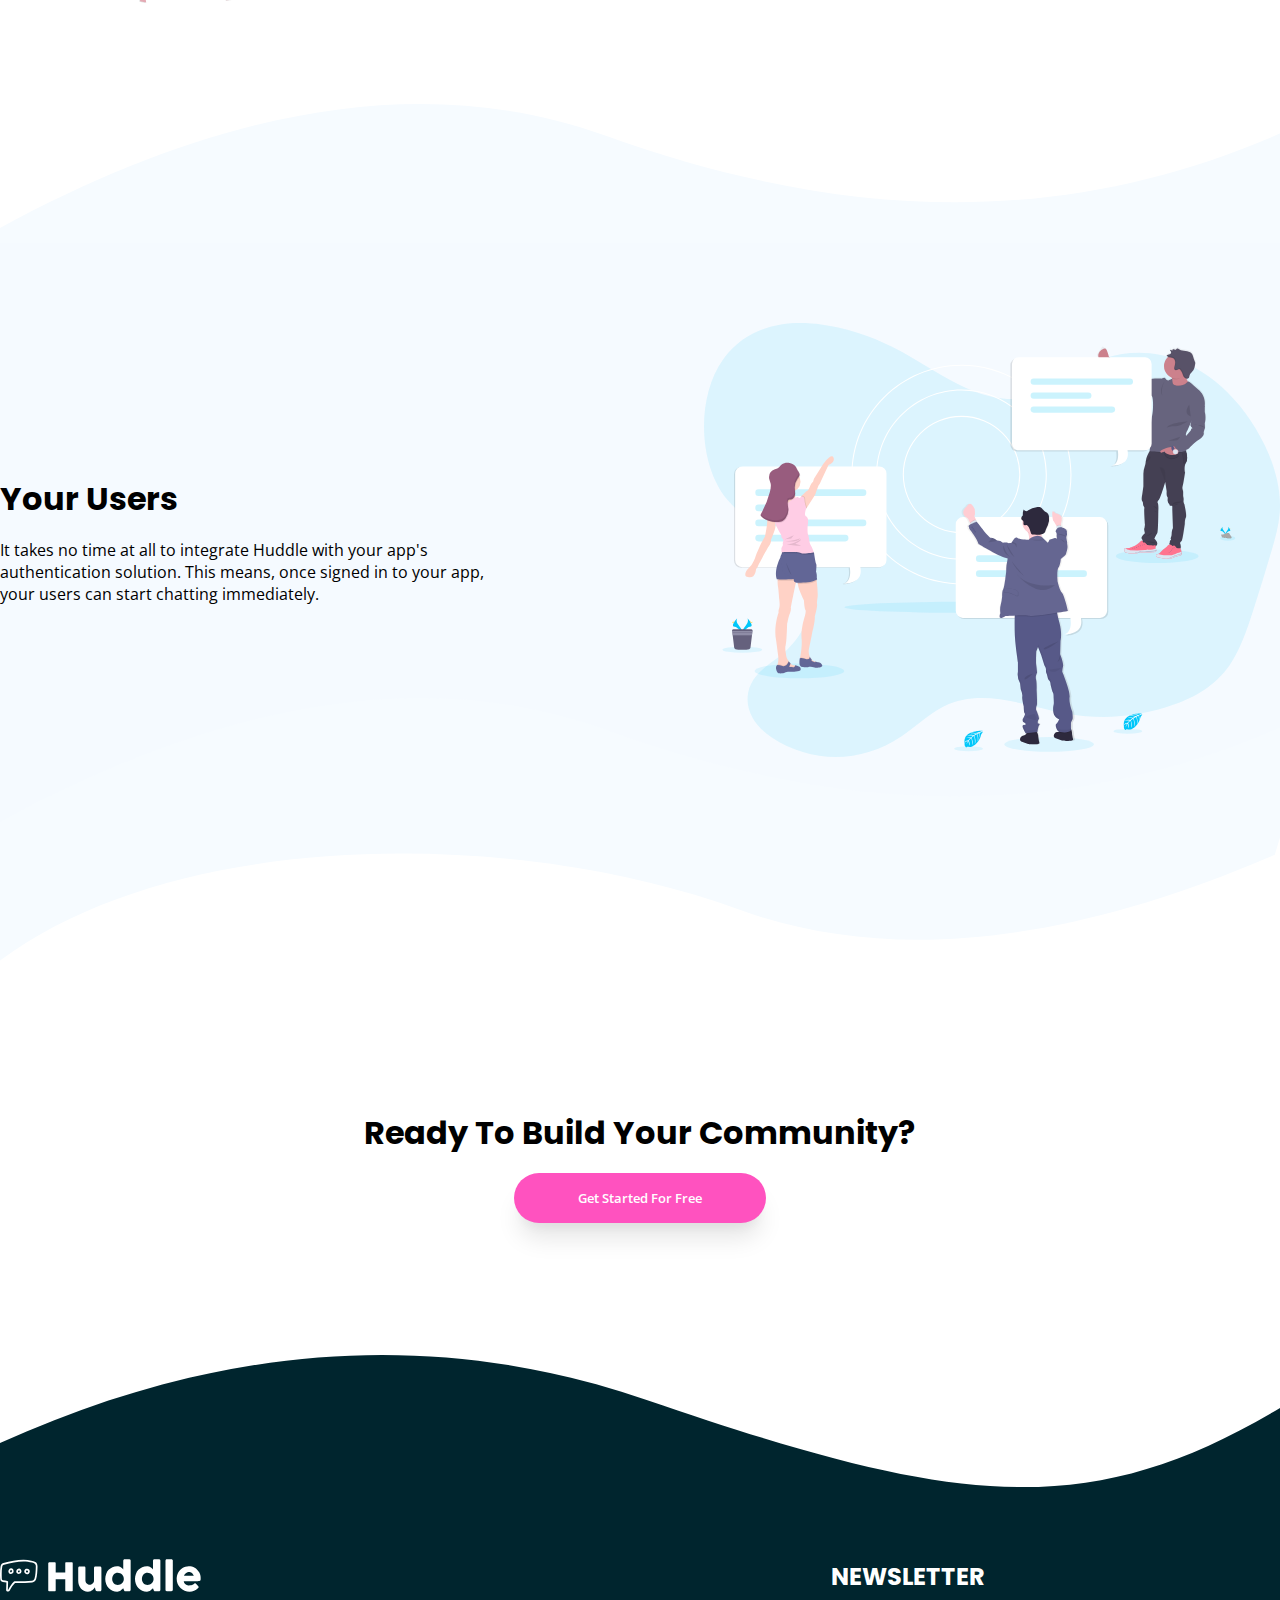
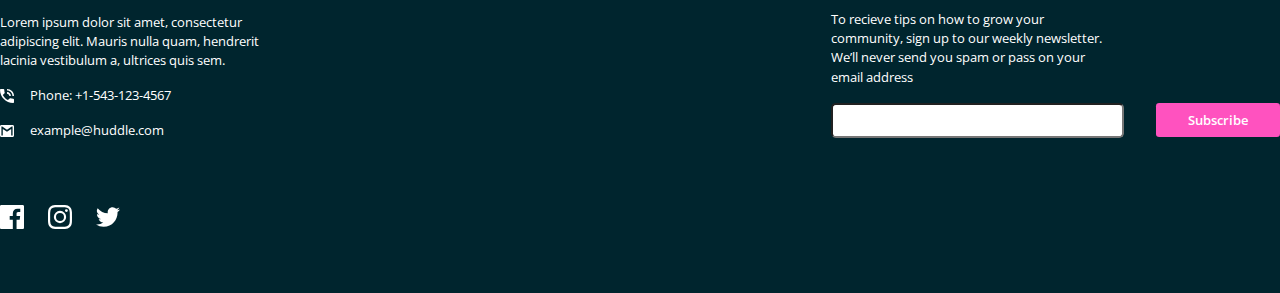
<file: huddle-landing-page-with-curved-sections/index.html>
<!DOCTYPE html>
<html lang="en">
  <head>
    <meta charset="UTF-8" />
    <meta name="viewport" content="width=device-width, initial-scale=1.0" />
    <link
      rel="icon"
      type="image/png"
      sizes="32x32"
      href="./images/favicon-32x32.png"
    />

    <title>Huddle landing page with curved sections</title>
    <link rel="stylesheet" href="style.css" />
  </head>
  <body>
    <nav class="navbar container">
      <img class="logo" src="./images/logo.svg" alt="Huddle Logo" />
      <button class="btn btn-secondary">Try it free</button>
    </nav>

    <main class="hero container">
      <div class="main-text">
        <h1 class="heading">Build The Community Your Fans Will Love</h1>
        <p class="subheading">
          Huddle re-imagines the way we build communities. You have a voice, but
          so does your audience. Create connections with your users as you
          engage in genuine discussion.
        </p>
        <button class="btn btn-primary">Get Started For Free</button>
      </div>

      <img
        class="hero-img"
        src="./images/screen-mockups.svg"
        alt="Screen mockups"
      />
    </main>

    <section class="stats">
      <div class="container stats-container">
        <div class="card">
          <img
            class="card-icon-1"
            src="./images/icon-communities.svg"
            alt="Communities icon"
          />
          <p class="lead">1.4k+</p>
          <p class="light">Communities Formed</p>
        </div>
        <div class="card">
          <img
            class="card-icon-2"
            src="./images/icon-messages.svg"
            alt="Messages icon"
          />
          <p class="lead">2.7m+</p>
          <p class="light">Messages Sent</p>
        </div>
      </div>
    </section>

    <section class="together">
      <div class="container card-content">
        <div class="left-section">
          <h2 class="heading-2">Grow Together</h2>
          <p class="subheading-2">
            Generate meaningful discussions with your audience and build a
            strong, loyal community. Think of the insightful conversations you
            miss out on with a feedback form.
          </p>
        </div>
        <img
          class="card-img"
          src="./images/illustration-grow-together.svg"
          alt="Grow Together"
        />
      </div>
    </section>

    <section class="conversations">
      <div class="container card-content">
        <img
          class="card-img"
          src="./images/illustration-flowing-conversation.svg"
          alt="Flowing Conversations"
        />
        <div class="left-section">
          <h2 class="heading-2">Flowing Conversations</h2>
          <p class="subheading-2">
            wouldn't paginate a conversation in real life, so why do it online?
            Our threads have just-in-time loading for a more natural flow.
          </p>
        </div>
      </div>
    </section>

    <section class="users">
      <div class="container card-content">
        <div class="left-section">
          <h2 class="heading-2">Your Users</h2>
          <p class="subheading-2">
            It takes no time at all to integrate Huddle with your app's
            authentication solution. This means, once signed in to your app,
            your users can start chatting immediately.
          </p>
        </div>
        <img
          class="card-img"
          src="./images/illustration-your-users.svg"
          alt="Your Users"
        />
      </div>
    </section>

    <section class="community">
      <div class="container">
        <h2 class="heading-2">Ready To Build Your Community?</h2>
        <button class="btn btn-primary">Get Started For Free</button>
      </div>
    </section>

    <footer class="footer">
      <div class="container footer-content">
        <div class="footer-left">
          <img
            class="white-fill footer-logo"
            src="./images/logo.svg"
            alt="Huddle Logo"
          />
          <p class="subheading-3">
            Lorem ipsum dolor sit amet, consectetur adipiscing elit. Mauris
            nulla quam, hendrerit lacinia vestibulum a, ultrices quis sem.
          </p>

          <p class="subheading-3 align">
            <img
              class="footer-icons"
              src="./images/icon-phone.svg"
              alt="Phone icon"
            />
            Phone: +1-543-123-4567
          </p>
          <p class="subheading-3 align">
            <img
              class="footer-icons"
              src="./images/icon-email.svg"
              alt="Email icon"
            />
            example@huddle.com
          </p>
        </div>
        <div class="footer-right">
          <h3 class="heading-3">Newsletter</h3>
          <p class="subheading-3">
            To recieve tips on how to grow your community, sign up to our weekly
            newsletter. We’ll never send you spam or pass on your email address
          </p>

          <div class="input-section">
            <input type="email" />
            <button class="btn btn-footer">Subscribe</button>
          </div>
        </div>
      </div>
      <div class="container">
        <div class="socials">
          <img
            class="white-fill"
            src="./images/icon-facebook.svg"
            alt="Facebook icon"
          />
          <img
            class="white-fill"
            src="./images/icon-instagram.svg"
            alt="Instagram icon"
          />
          <img
            class="white-fill"
            src="./images/icon-twitter.svg"
            alt="Twitter icon"
          />
        </div>
      </div>
    </footer>
  </body>
</html>
</file>
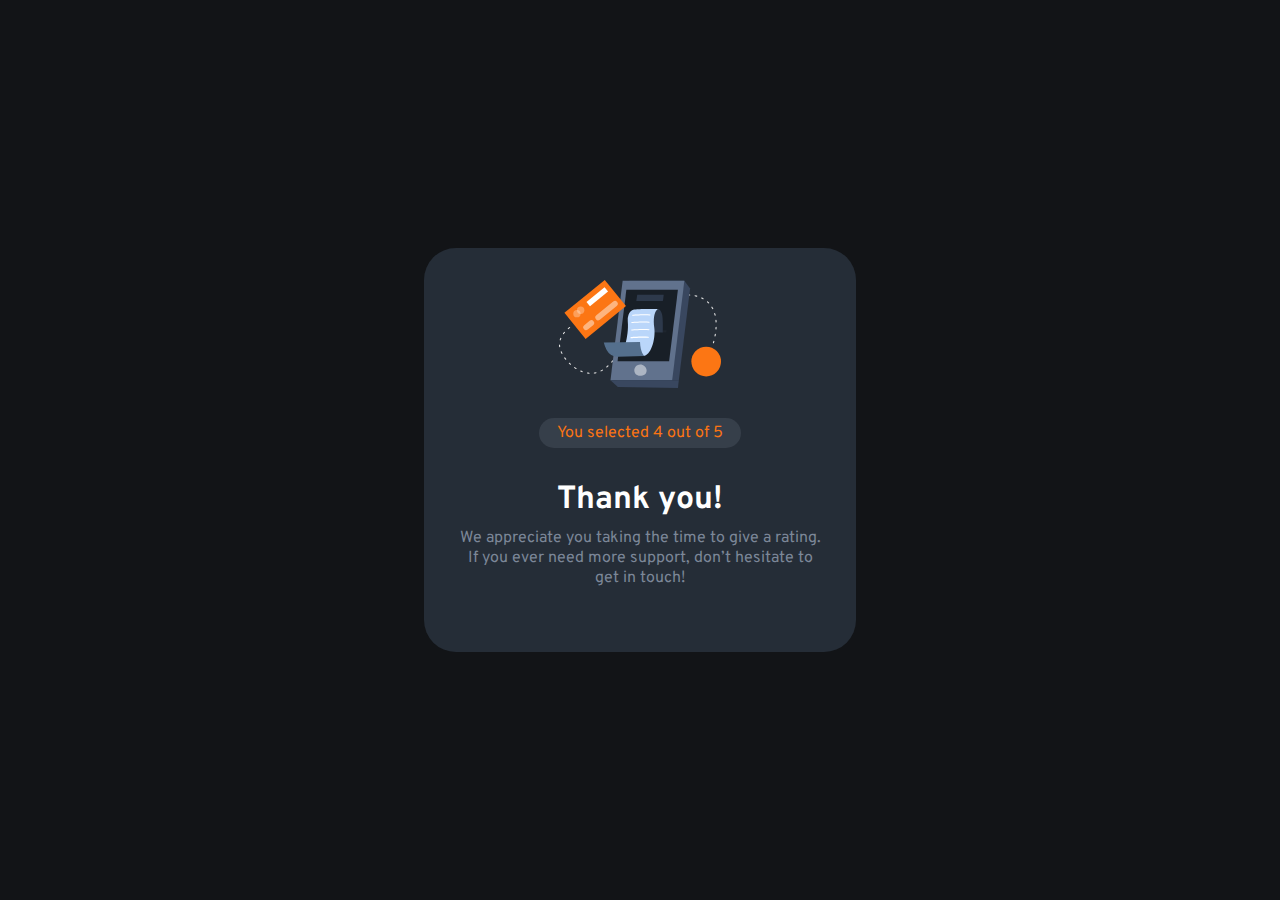
<file: interactive-rating-component/index.html>
<!DOCTYPE html>
<html lang="en">
  <head>
    <meta charset="UTF-8" />
    <meta name="viewport" content="width=device-width, initial-scale=1.0" />
    <link
      rel="icon"
      type="image/png"
      sizes="32x32"
      href="./images/favicon-32x32.png"
    />

    <title>Interactive rating component</title>
    <link rel="stylesheet" href="style.css" />
  </head>
  <body>
    <main class="rating">
      <div class="container">
        <img class="star" src="./images/icon-star.svg" alt="Star icon" />

        <h1 class="heading">How did we do?</h1>

        <p class="subheading">
          Please let us know how we did with your support request. All feedback
          is appreciated to help us improve our offering!
        </p>

        <ul>
          <li>
            <input type="checkbox" id="one" value="1" />
            <label for="one">1</label>
          </li>
          <li>
            <input type="checkbox" id="two" value="2" />
            <label for="two">2</label>
          </li>
          <li>
            <input type="checkbox" id="three" value="3" />
            <label for="three">3</label>
          </li>
          <li>
            <input type="checkbox" id="four" value="4" />
            <label for="four">4</label>
          </li>
          <li>
            <input type="checkbox" id="five" value="5" />
            <label for="five">5</label>
          </li>
        </ul>
        <button class="btn">Submit</button>
      </div>
    </main>

    <main class="feedback">
      <div class="container">
        <img
          src="./images/illustration-thank-you.svg"
          alt="Thank you illustration"
        />
        <p class="selection">You selected 4 out of 5</p>
        <h1 class="heading">Thank you!</h1>
        <p class="subheading">
          We appreciate you taking the time to give a rating. If you ever need
          more support, don’t hesitate to get in touch!
        </p>
      </div>
    </main>
  </body>
</html>
</file>
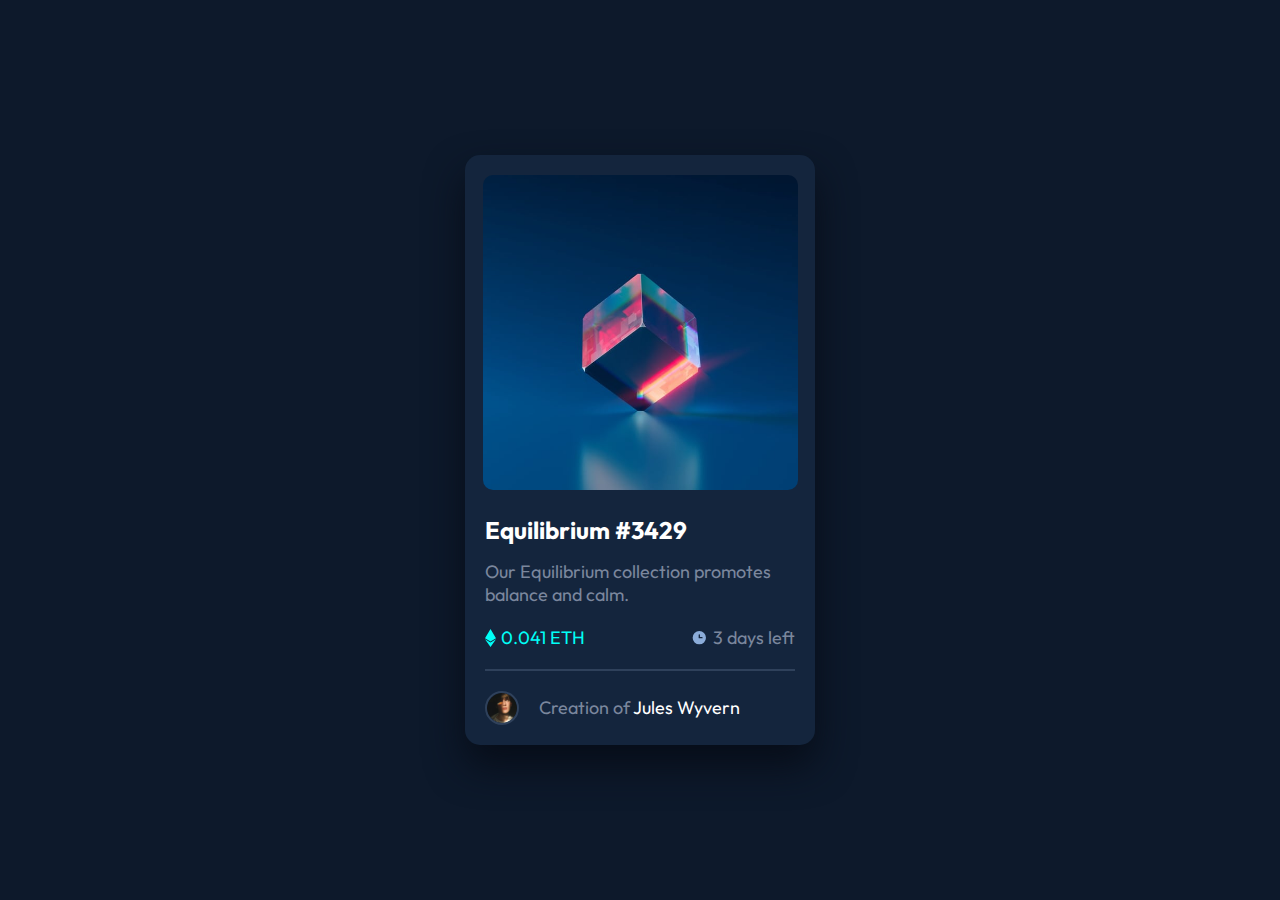
<file: nft-preview-card/index.html>
<!DOCTYPE html>
<html lang="en">
  <head>
    <meta charset="UTF-8" />
    <meta name="viewport" content="width=device-width, initial-scale=1.0" />
    <link
      rel="icon"
      type="image/png"
      sizes="32x32"
      href="./images/favicon-32x32.png"
    />

    <title>NFT Preview Card Component</title>
    <link rel="stylesheet" href="style.css" />
  </head>
  <body>
    <main class="container">
      <article class="card-container">
        <div class="image-section">
          <img src="./images/image-equilibrium.jpg" alt="NFT picture" />
          <div class="overlay"></div>
        </div>
        <div class="text-section">
          <h1>Equilibrium #3429</h1>

          <p class="description">
            Our Equilibrium collection promotes balance and calm.
          </p>

          <div class="purchase-info">
            <p class="price">
              <img src="./images/icon-ethereum.svg" alt="ETH icon" />
              0.041 ETH
            </p>
            <p class="time-left">
              <img src="./images/icon-clock.svg" alt="Time icon" />
              3 days left
            </p>
          </div>
          <div class="line"></div>
          <div class="profile">
            <img src="./images/image-avatar.png" alt="Profile picture" />
            <p>Creation of <span class="accent">Jules Wyvern</span></p>
          </div>
        </div>
      </article>
    </main>
  </body>
</html>
</file>
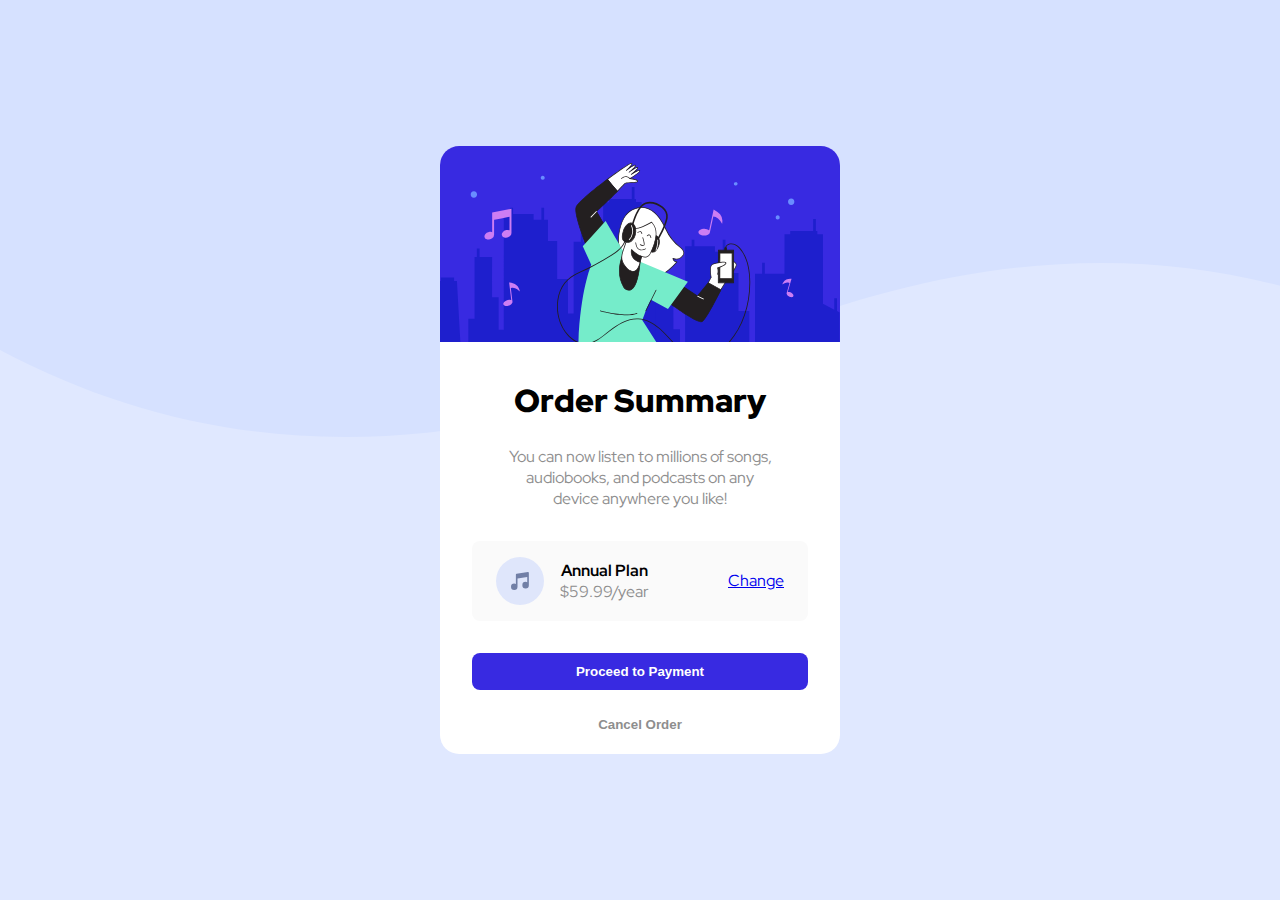
<file: order-summary-component/index.html>
<!DOCTYPE html>
<html lang="en">
  <head>
    <meta charset="UTF-8" />
    <meta name="viewport" content="width=device-width, initial-scale=1.0" />
    <link
      rel="icon"
      type="image/png"
      sizes="32x32"
      href="./images/favicon-32x32.png"
    />

    <title>Order summary card</title>
    <link rel="stylesheet" href="style.css" />
  </head>
  <body>
    <main class="container">
      <article class="card">
        <img
          class="hero-img"
          src="./images/illustration-hero.svg"
          alt="Illustration"
        />
        <div class="text-section">
          <h1>Order Summary</h1>

          <p class="subheading lighter">
            You can now listen to millions of songs, audiobooks, and podcasts on
            any
            <br />
            device anywhere you like!
          </p>

          <div class="pricing">
            <div class="left-group">
              <img src="./images/icon-music.svg" alt="Music icon" />
              <div class="plan">
                <p class="bolder">Annual Plan</p>
                <p class="lighter">$59.99/year</p>
              </div>
            </div>
            <a href="#">Change</a>
          </div>

          <div class="actions">
            <button class="primary-btn">Proceed to Payment</button>
            <button class="secondary-btn">Cancel Order</button>
          </div>
        </div>
      </article>
    </main>
  </body>
</html>
</file>
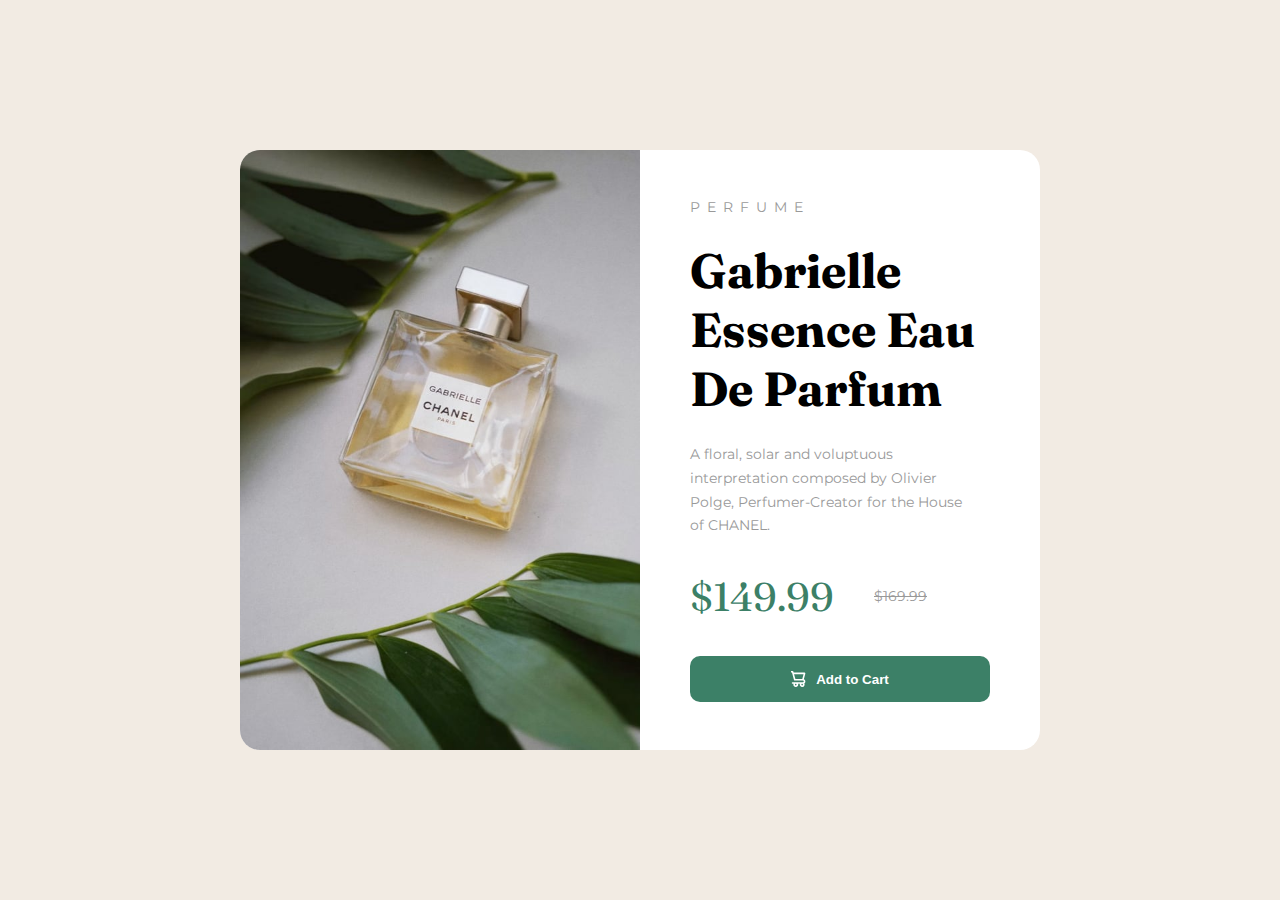
<file: product-preview-card-component/index.html>
<!DOCTYPE html>
<html lang="en">
  <head>
    <meta charset="UTF-8" />
    <meta name="viewport" content="width=device-width, initial-scale=1.0" />
    <link
      rel="icon"
      type="image/png"
      sizes="32x32"
      href="./images/favicon-32x32.png"
    />
    <title>Product Preview Card Component</title>
    <link rel="stylesheet" href="style.css" />
  </head>
  <body>
    <main class="container">
      <article class="card-container">
        <img
          class="desktop-img"
          src="./images/image-product-desktop.jpg"
          alt="Parfum product"
        />
        <img
          class="mobile-img"
          src="./images//image-product-mobile.jpg"
          alt="Parfum product"
        />
        <div class="text-section">
          <span>Perfume</span>

          <h1>Gabrielle Essence Eau De Parfum</h1>

          <p>
            A floral, solar and voluptuous interpretation composed by Olivier
            Polge, Perfumer-Creator for the House of CHANEL.
          </p>

          <div class="pricing">
            <p class="current-price">$149.99</p>
            <p class="old-price">$169.99</p>
          </div>

          <button class="btn">
            <img class="svg" src="./images/icon-cart.svg" alt="Cart icon" />
            Add to Cart
          </button>
        </div>
      </article>
    </main>
  </body>
</html>
</file>
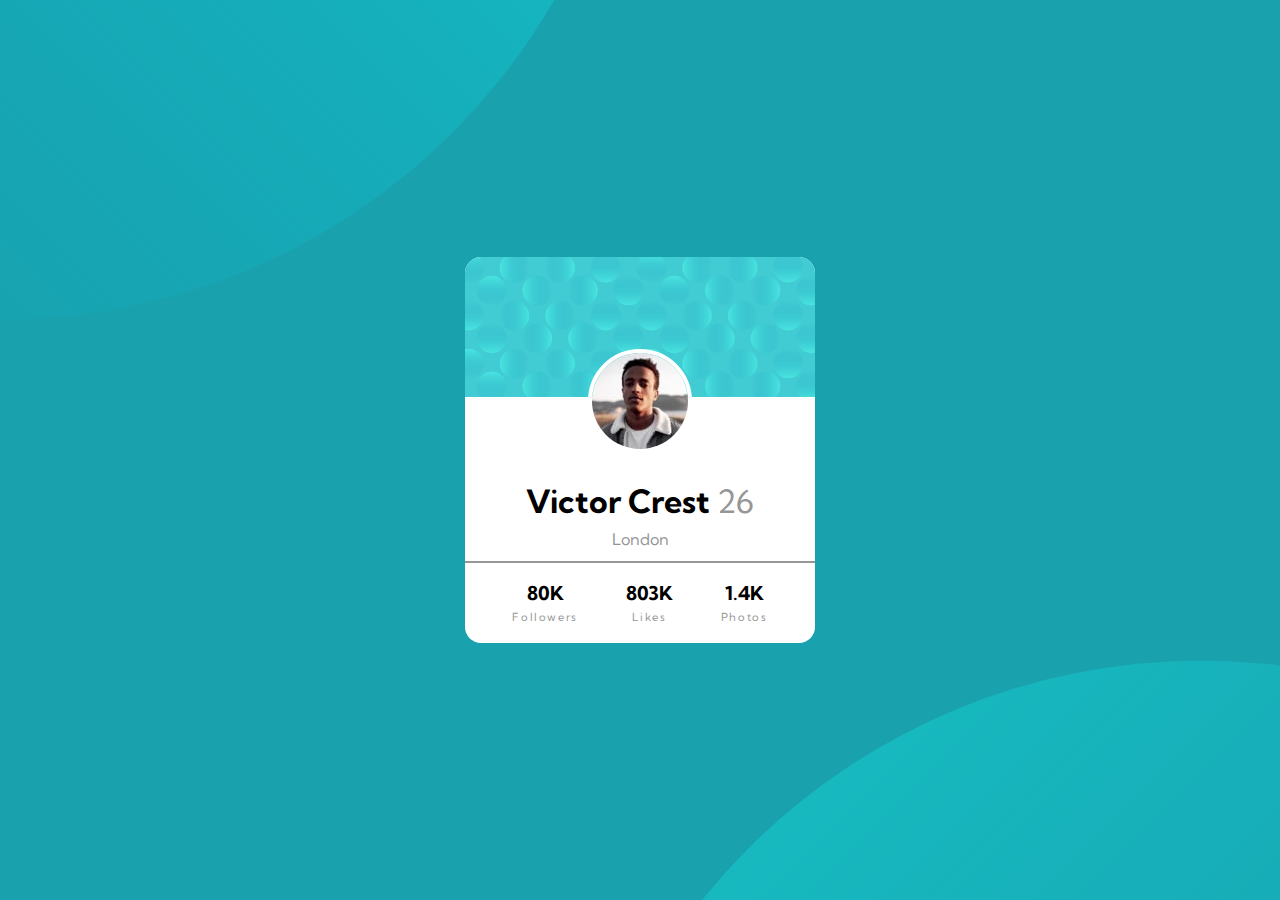
<file: profile-card-component/index.html>
<!DOCTYPE html>
<html lang="en">
  <head>
    <meta charset="UTF-8" />
    <meta name="viewport" content="width=device-width, initial-scale=1.0" />
    <link
      rel="icon"
      type="image/png"
      sizes="32x32"
      href="./images/favicon-32x32.png"
    />

    <title>Profile card component</title>
    <link rel="stylesheet" href="style.css" />
  </head>
  <body>
    <main class="container">
      <article class="card">
        <img
          class="hero"
          src="./images/bg-pattern-card.svg"
          alt="Pattern top"
        />
        <div class="text-section">
          <img
            class="profile-picture"
            src="./images/image-victor.jpg"
            alt="Profile picture"
          />
          <div class="about">
            <h1>Victor Crest <span class="lighter">26</span></h1>
            <p class="lighter">London</p>
          </div>
          <div class="line"></div>
          <div class="stats">
            <p><span class="lead">80K</span>Followers</p>
            <p><span class="lead">803K</span>Likes</p>
            <p><span class="lead">1.4K</span>Photos</p>
          </div>
        </div>
      </article>
    </main>
  </body>
</html>
</file>
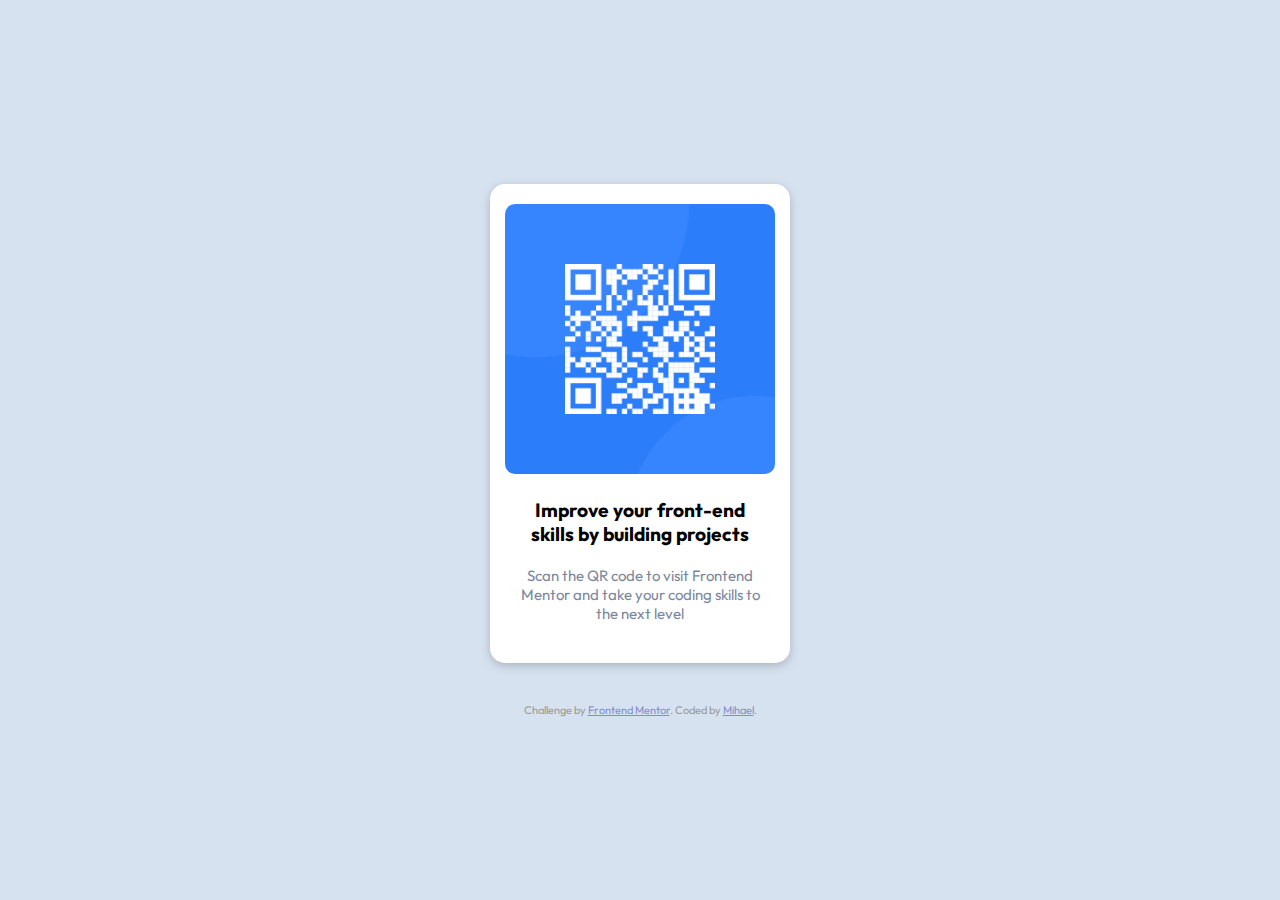
<file: qr-code-component/index.html>
<!DOCTYPE html>
<html lang="en">
  <head>
    <meta charset="UTF-8" />
    <meta name="viewport" content="width=device-width, initial-scale=1.0" />
    <link
      rel="icon"
      type="image/png"
      sizes="32x32"
      href="./images/favicon-32x32.png"
    />
    <title>QR code component</title>
    <link rel="stylesheet" href="style.css" />
  </head>
  <body>
    <main class="container">
      <article class="card-container">
        <div class="photo-section">
          <img src="./images/image-qr-code.png" alt="QR Code" />
        </div>
        <div class="text-section">
          <h1>Improve your front-end skills by building projects</h1>
          <p>
            Scan the QR code to visit Frontend Mentor and take your coding
            skills to the next level
          </p>
        </div>
      </article>

      <div class="attribution">
        Challenge by
        <a href="https://www.frontendmentor.io?ref=challenge" target="_blank"
          >Frontend Mentor</a
        >. Coded by
        <a href="https://github.com/mihaelpavlakovic" target="_blank">Mihael</a
        >.
      </div>
    </main>
  </body>
</html>
</file>
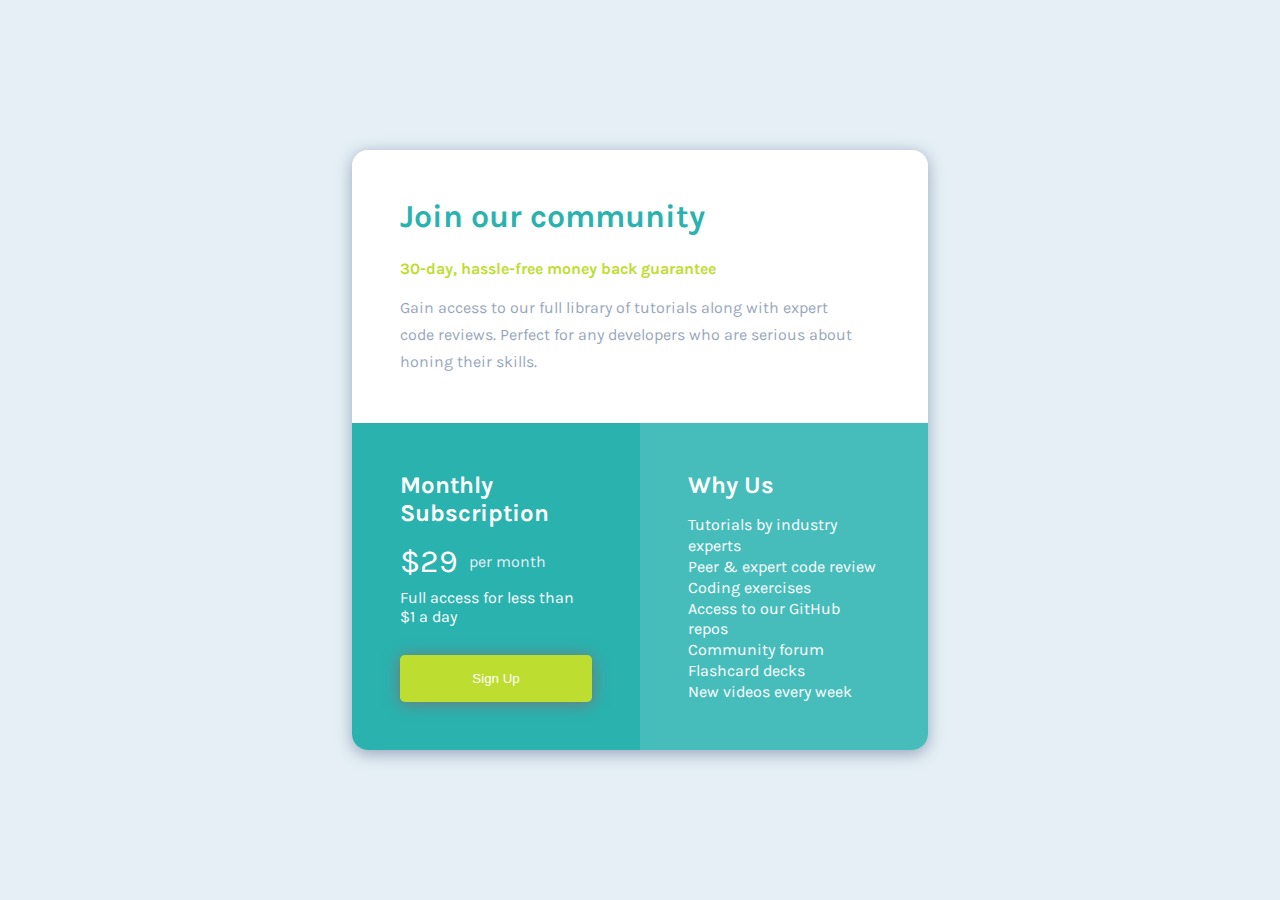
<file: single-price-grid-component/index.html>
<!DOCTYPE html>
<html lang="en">
  <head>
    <meta charset="UTF-8" />
    <meta name="viewport" content="width=device-width, initial-scale=1.0" />
    <link
      rel="icon"
      type="image/png"
      sizes="32x32"
      href="./images/favicon-32x32.png"
    />

    <title>Single Price Grid Component</title>
    <link rel="stylesheet" href="style.css" />
  </head>
  <body>
    <main class="container">
      <article class="grid">
        <div class="p-1 card-1">
          <h1 class="heading">Join our community</h1>

          <p class="subheading">30-day, hassle-free money back guarantee</p>

          <p>
            Gain access to our full library of tutorials along with expert code
            reviews. Perfect for any developers who are serious about honing
            their skills.
          </p>
        </div>
        <div class="p-1 card-2">
          <h2 class="heading-2">Monthly Subscription</h2>

          <p class="flex accent-1">
            <span class="lead">&dollar;29</span> per month
          </p>

          <p>Full access for less than &dollar;1 a day</p>

          <button class="btn">Sign Up</button>
        </div>
        <div class="p-1 card-3">
          <h2 class="heading-2">Why Us</h2>

          <ul>
            <li>Tutorials by industry experts</li>
            <li>Peer &amp; expert code review</li>
            <li>Coding exercises</li>
            <li>Access to our GitHub repos</li>
            <li>Community forum</li>
            <li>Flashcard decks</li>
            <li>New videos every week</li>
          </ul>
        </div>
      </article>
    </main>
  </body>
</html>
</file>
<file: chat-app-css-illustration/style.css>
@import url("https://fonts.googleapis.com/css2?family=Rubik:wght@400;500;700&display=swap");

:root {
  --very-dark-desaturated-violet: hsl(271, 36%, 24%);
  --dark-grayish-violet: hsl(270, 7%, 64%);
  --pale-violet: hsl(276, 100%, 81%);
  --dark-violet: hsl(276, 92%, 69%);
  --light-grayish-violet: hsl(270, 20%, 96%);
  --white: hsl(0, 0%, 100%);
  --light-magenta: hsl(293, 100%, 63%);
  --light-violet: hsl(264, 100%, 61%);
  --moderate-violet: hsl(272, 41%, 93%);
  --desaturated-dark-violet: hsl(271, 15%, 43%);
}

* {
  padding: 0;
  margin: 0;
  box-sizing: border-box;
}

body {
  font-family: "Rubik", sans-serif;
  overflow-x: hidden;
}

.container {
  min-height: 100vh;
  display: flex;
  justify-content: center;
  align-items: center;
  gap: 10rem;
}

.container::before {
  content: "";
  height: 80vh;
  width: 40%;
  background: linear-gradient(var(--light-magenta), var(--light-violet));
  border-radius: 0 0 20rem 20rem;
  position: absolute;
  top: 0;
  left: -15%;
  z-index: -1;
}

.container::after {
  content: "";
  height: 80vh;
  width: 40%;
  background: var(--light-grayish-violet);
  border-radius: 20rem 20rem 0 0;
  position: absolute;
  bottom: 0;
  right: -15%;
  z-index: -1;
}

.text-section {
  max-width: 28rem;
}

.text-section .heading {
  font-size: 2rem;
  margin-bottom: 1.5rem;
  color: var(--very-dark-desaturated-violet);
}

.text-section .subheading {
  color: var(--dark-grayish-violet);
}

.phone {
  max-width: 17rem;
  background-color: var(--white);
  border-radius: 1.8rem;
  box-shadow: rgba(100, 100, 111, 0.2) 0px 7px 29px 0px;
}

.phone .phone-container {
  background-color: var(--light-grayish-violet);
  margin: 0.7rem;
  border-radius: 1.8rem;
  position: relative;
}

.phone .phone-container .notch {
  background-color: var(--white);
  height: 1.2rem;
  width: 8rem;
  border-radius: 0 0 1rem 1rem;
  position: relative;
  margin: 0 auto;
}

.phone .phone-container .notification-area {
  background: linear-gradient(
    0.25turn,
    var(--light-violet),
    var(--light-magenta)
  );
  height: 10vh;
  border-radius: 1.8rem 1.8rem 0.5rem 0.5rem;
}

.phone .phone-container .notification-area .flex-container {
  display: flex;
  justify-content: space-between;
  align-items: center;
  padding: 1rem 1.2rem;
}

.phone .phone-container .notification-area .float-left {
  display: flex;
  align-items: center;
  gap: 0.5rem;
}

.phone .phone-container .notification-area .float-left h2 {
  font-size: 0.8rem;
  color: var(--white);
}

.phone .phone-container .notification-area .float-left p {
  font-size: 0.6rem;
  color: var(--pale-violet);
}

.phone .phone-container .notification-area .profile-img {
  width: 1.7rem;
  border: 0.1rem solid var(--white);
  border-radius: 50%;
}

.arrow {
  border: solid var(--white);
  border-width: 0 3px 3px 0;
  display: inline-block;
  padding: 3px;
}

.right {
  transform: rotate(-45deg);
  -webkit-transform: rotate(-45deg);
}

.left {
  transform: rotate(135deg);
  -webkit-transform: rotate(135deg);
}

.three-dots {
  display: flex;
  flex-direction: column;
  align-items: center;
  justify-content: center;
  gap: 0.1rem;
}

.dot {
  height: 0.2rem;
  width: 0.2rem;
  background-color: var(--white);
  border-radius: 50%;
  display: inline-block;
}

.phone .phone-container .conversation {
  padding: 0.7rem;
}

.phone .phone-container .conversation p {
  font-size: 0.6rem;
  /* max-width: 8rem; */
}

.phone .phone-container .conversation .text-bubble {
  height: 100%;
  width: 60%;
  border-radius: 0.5rem;
  padding: 0.5rem;
  margin-bottom: 0.5rem;
}

.phone .phone-container .conversation .images {
  display: flex;
  justify-content: end;
  gap: 0.5rem;
  margin-bottom: 0.5rem;
}

.phone .phone-container .conversation .images img {
  width: 18%;
  border-radius: 0.7rem;
}

.phone .phone-container .conversation .reciever {
  background-color: var(--moderate-violet);
  color: var(--dark-violet);
}

.phone .phone-container .conversation .sender {
  background-color: var(--white);
  margin-left: auto;
  color: var(--desaturated-dark-violet);
}

.phone .phone-container .conversation .voice-bubble {
  height: 100%;
  width: 70%;
  border-radius: 0.5rem;
  padding: 0.5rem;
  margin-bottom: 0.5rem;
}

.gradient {
  background: linear-gradient(
    0.75turn,
    var(--light-violet),
    var(--light-magenta)
  );
  display: flex;
  justify-content: space-between;
  align-items: center;
  color: hsla(0, 0%, 100%, 0.6);
}

.left-section {
  display: flex;
  align-items: center;
  gap: 0.5rem;
}

.circle {
  height: 0.8rem;
  width: 0.8rem;
  background-color: transparent;
  border-radius: 50%;
  border: 0.1rem solid var(--white);
  opacity: 0.2;
}

.phone .phone-container .conversation .voice-bubble .bigger {
  color: var(--white);
  font-weight: 700;
  font-size: 0.9rem;
}

.phone .phone-container .conversation .text-area {
  display: flex;
  align-items: center;
  justify-content: space-between;
  background-color: var(--white);
  height: 5vh;
  border-radius: 1rem;
  padding: 0 0.3rem;
  color: var(--desaturated-dark-violet);
  margin-top: 1rem;
}

.phone .phone-container .conversation .text-area p {
  padding-left: 1rem;
}

.phone .phone-container .conversation .text-area .arrow-border {
  height: 1.8rem;
  width: 1.8rem;
  background-color: #000;
  border-radius: 50%;
  display: flex;
  align-items: center;
  justify-content: center;
  padding-right: 0.1rem;
}

@media screen and (max-width: 768px) {
  .container {
    flex-direction: column;
    gap: 4rem;
    padding: 4rem 2rem;
  }

  .text-section {
    max-width: 100%;
    text-align: center;
  }

  .container::before {
    content: "";
    height: 70vh;
    width: 100%;
    left: -60%;
  }

  .container::after {
    display: none;
  }
}
</file>
<file: clipboard-landing-page/style.css>
@import url("https://fonts.googleapis.com/css2?family=Bai+Jamjuree:wght@400;600&display=swap");

:root {
  --strong-cyan: hsl(171, 66%, 44%);
  --light-blue: hsl(233, 100%, 69%);
  --dark-grayish-blue: hsl(210, 10%, 33%);
  --grayish-blue: hsl(201, 11%, 66%);
  --pure-white: hsl(0, 0%, 100%);
  --light-gray: hsl(220, 17%, 96%);
}

* {
  padding: 0;
  margin: 0;
  box-sizing: border-box;
}

body {
  font-family: "Bai Jamjuree", sans-serif;
  font-size: 18px;
  background: no-repeat top/100% url("./images/bg-header-desktop.png");
}

/* Utility Classes */
.container {
  max-width: 80rem;
  margin: 0 auto;
}

.btn {
  padding: 1.2rem 2.5rem;
  border-radius: 2rem;
  border: none;
  color: var(--pure-white);
  font-family: "Bai Jamjuree", sans-serif;
  font-weight: 600;
  cursor: pointer;
  margin: 0 0.5rem;
}

.btn:hover {
  opacity: 0.8;
}

.btn-primary {
  background-color: var(--strong-cyan);
  box-shadow: hsla(0, 0%, 0%, 0.3) 0px 1px 13px -3px,
    hsla(0, 0%, 0%, 0.2) 0px -3px 0px inset;
}

.btn-secondary {
  background-color: var(--light-blue);
  box-shadow: hsla(0, 0%, 0%, 0.3) 0px 1px 13px -3px,
    hsla(0, 0%, 0%, 0.2) 0px -3px 0px inset;
}

.flex {
  display: flex;
  align-items: center;
  gap: 8rem;
}

.grid {
  display: grid;
  grid-template-columns: repeat(3, 1fr);
  gap: 1rem;
}

.translate {
  transform: translateX(-10%);
}

/* Main Section */
main {
  align-self: center;
  text-align: center;
  margin: 10rem 0;
}

main .logo {
  margin-bottom: 3rem;
}

main h1 {
  color: var(--dark-grayish-blue);
  margin-bottom: 1rem;
}

main p {
  color: var(--grayish-blue);
  max-width: 38rem;
  margin: 0 auto 2rem auto;
}

/* Snippets Section */
#snippets {
  align-self: center;
  margin: 6rem 0;
}

#snippets h2 {
  color: var(--dark-grayish-blue);
  text-align: center;
  margin-bottom: 1rem;
}

#snippets p {
  color: var(--grayish-blue);
  text-align: center;
  max-width: 45rem;
  margin: 0 auto 5rem auto;
}

#snippets .item h3 {
  color: var(--dark-grayish-blue);
}

#snippets .item p {
  text-align: start;
  line-height: 2rem;
  margin-top: 0.5rem;
}

/* Clipboard Section */
#clipboard {
  align-self: center;
  text-align: center;
  margin: 3rem 0;
}

#clipboard h2 {
  color: var(--dark-grayish-blue);
  margin-bottom: 1rem;
}

#clipboard p {
  color: var(--grayish-blue);
  max-width: 45rem;
  margin: 0 auto 5rem auto;
}

/* Supercharge Section */
#supercharge {
  align-self: center;
  text-align: center;
  margin: 3rem 0 0 0;
}

#supercharge h2 {
  color: var(--dark-grayish-blue);
  margin-bottom: 1rem;
}

#supercharge p {
  color: var(--grayish-blue);
  margin-bottom: 5rem;
}

#supercharge .card {
  width: 30%;
}

#supercharge .card h3 {
  margin: 2rem 0;
}

/* Companies Section */
#companies {
  align-self: center;
  text-align: center;
}

#companies img {
  margin: 10rem 3rem;
}

#companies .center {
  display: flex;
  flex-direction: column;
  align-items: center;
}

/* Find Us Section */
#find-us {
  align-self: center;
  text-align: center;
  margin: 3rem 0 10rem 0;
}

#find-us h2 {
  color: var(--dark-grayish-blue);
  margin-bottom: 1rem;
}

#find-us p {
  color: var(--grayish-blue);
  max-width: 45rem;
  margin: 0 auto 2rem auto;
}

/* Footer */
footer {
  background-color: var(--light-gray);
  height: 8rem;
}

.spacing {
  width: 100%;
  display: flex;
  flex-direction: row;
  justify-content: space-between;
}

.left-section {
  gap: 2rem;
}

.left-section .footer-logo {
  width: 3rem;
}

.left-section li {
  margin-left: 2rem;
  list-style-type: none;
}

.left-section li a {
  text-decoration: none;
  color: var(--grayish-blue);
}

.left-section li a:hover {
  color: var(--strong-cyan);
}

.right-section {
  gap: 2rem;
}

.right-section li {
  list-style-type: none;
}

.filter-cyan:hover {
  filter: invert(62%) sepia(15%) saturate(2367%) hue-rotate(122deg)
    brightness(100%) contrast(70%);
}

@media screen and (max-width: 768px) {
  body {
    background: no-repeat top/100% url("./images/bg-header-mobile.png");
  }

  h1 {
    font-size: 1.8rem;
  }

  p {
    font-size: 0.9rem;
    line-height: 1.5rem;
  }

  .container {
    max-width: 80rem;
    margin: 0 2rem;
  }

  .btn {
    width: 100%;
    margin-top: 1rem;
  }

  .flex {
    display: flex;
    flex-direction: column;
    gap: 4rem;
  }

  .grid {
    grid-template-columns: repeat(1, 1fr);
  }

  .translate {
    transform: translateX(0);
  }

  main {
    margin: 6rem 0;
  }

  main .logo {
    width: 7rem;
    margin-bottom: 3rem;
  }

  main p {
    margin-bottom: 2rem;
  }

  #snippets {
    margin: 6rem 0;
  }

  #snippets h2 {
    margin-bottom: 1rem;
  }

  #snippets p {
    max-width: 45rem;
    margin: 1rem 0 4rem 0;
  }

  #snippets img {
    width: 100%;
  }

  #snippets h3 {
    text-align: center;
  }

  #snippets .item p {
    text-align: center;
  }

  #clipboard {
    margin: 3rem 0;
  }

  #clipboard img {
    width: 100%;
  }

  #clipboard h2 {
    margin-bottom: 1rem;
  }

  #clipboard p {
    color: var(--grayish-blue);
    max-width: 45rem;
    margin-bottom: 2rem;
  }

  #supercharge .card {
    width: 100%;
  }

  #supercharge p {
    margin-bottom: 6rem;
  }

  #supercharge .card p {
    margin-bottom: 0;
  }

  #companies {
    margin: 6rem 0;
  }

  #companies img {
    width: 7rem;
    margin: 2rem 3rem;
  }

  footer {
    height: 100%;
    text-align: center;
    padding: 3rem 0;
  }

  .spacing {
    flex-direction: column;
    justify-content: center;
  }

  .left-section {
    gap: 1.5rem;
    margin-bottom: 2rem;
  }

  .left-section .footer-logo {
    margin-bottom: 1.5rem;
  }

  .left-section li {
    margin-left: 0;
  }

  .right-section {
    flex-direction: row;
    justify-content: center;
    gap: 2rem;
  }
}
</file>
<file: four-card-feature-section/style.css>
@import url("https://fonts.googleapis.com/css2?family=Poppins:wght@200;600&display=swap");

:root {
  --secondary-text-color: hsl(229, 6%, 66%);
  --red-accent: hsl(0, 78%, 62%);
  --cyan-accent: hsl(180, 62%, 55%);
  --orange-accent: hsl(34, 97%, 64%);
  --blue-accent: hsl(212, 86%, 64%);
}

body,
h1,
h2,
p {
  margin: 0;
  padding: 0;
  font-family: "Poppins", sans-serif;
}

.container {
  height: 100vh;
  max-width: 1200px;
  display: flex;
  flex-direction: column;
  justify-content: center;
  margin: 3rem auto;
}

.container h1 {
  font-weight: 400;
  text-align: center;
}

.container h1.bolder {
  font-weight: 600;
}

.container .subheading {
  text-align: center;
  font-size: 0.9rem;
  margin: 1.5rem 0 6rem 0;
  color: var(--secondary-text-color);
}

.card-grid {
  display: grid;
  grid-template-columns: repeat(3, 1fr);
  grid-auto-rows: auto;
  gap: 2rem;
  margin: 0 2rem;
}

.supervisor {
  grid-column: 1;
  grid-row: 2 / 4;
  border-top: 0.2rem solid var(--cyan-accent);
}

.team-builder {
  grid-column: 2;
  grid-row: 1 / 3;
  border-top: 0.2rem solid var(--red-accent);
}

.karma {
  grid-column: 2;
  grid-row: 3 / 5;
  border-top: 0.2rem solid var(--orange-accent);
}

.calculator {
  grid-column: 3;
  grid-row: 2 / 4;
  border-top: 0.2rem solid var(--blue-accent);
}

.card {
  min-height: 12rem;
  border-radius: 0.3rem;
  box-shadow: rgba(149, 157, 165, 0.2) 0px 8px 24px;
  padding: 1rem 2rem;
}

.card p {
  font-size: 0.9rem;
  margin-top: 0.5rem;
  color: var(--secondary-text-color);
}

.card img {
  float: right;
  padding-top: 1.5rem;
}

.grow {
  transition: all 0.2s ease-in-out;
}

.grow:hover {
  transform: scale(1.1);
}

@media (max-width: 1024px) {
  .container {
    height: 100%;
    margin: 2rem 2rem;
  }

  .container h1 {
    font-size: 1.7rem;
  }

  .container .subheading {
    margin: 1.5rem 0 2rem 0;
  }

  .card-grid {
    display: block;
    margin: 0;
  }

  .card {
    margin-top: 1.5rem;
  }
}
</file>
<file: fylo-data-storage-component/style.css>
@import url("https://fonts.googleapis.com/css2?family=Raleway:wght@400;700&display=swap");

:root {
  --gradient1: hsl(6, 100%, 80%);
  --gradient2: hsl(335, 100%, 65%);
  --pale-blue: hsl(243, 100%, 93%);
  --grayish-blue: hsl(229, 7%, 55%);
  --dark-blue: hsl(228, 56%, 26%);
  --very-dark-blue: hsl(229, 57%, 11%);
}

body,
p {
  padding: 0;
  margin: 0;
  font-family: "Raleway", sans-serif;
  font-size: 14px;
}

.container {
  display: flex;
  align-items: center;
  justify-content: center;
  gap: 2rem;
  height: 100vh;
  background-color: var(--very-dark-blue);
  background-image: url("./images/bg-desktop.png");
  background-repeat: no-repeat;
  background-position: bottom;
  background-size: 100% 50%;
  padding: 0 2rem;
}

.card-left {
  background-color: var(--dark-blue);
  width: 17rem;
  display: flex;
  flex-direction: column;
  align-items: flex-start;
  justify-content: center;
  padding: 2rem;
  border-radius: 0.7rem 6rem 0.7rem 0.7rem;
}

.card-left .logo {
  margin-bottom: 2rem;
}

.icons {
  display: flex;
  align-items: center;
  gap: 1rem;
}

.icon-bg {
  background-color: var(--very-dark-blue);
  width: 2.8rem;
  height: 2.8rem;
  display: flex;
  justify-content: center;
  align-items: center;
  border-radius: 0.5rem;
}

.card-right {
  width: 30rem;
  background-color: var(--dark-blue);
  padding: 2rem;
  color: var(--pale-blue);
  border-radius: 0.7rem;
  margin-top: 1.8rem;
  position: relative;
}

.progress-bar {
  height: 1.3rem;
  width: 100%;
  margin: 1rem 0;
  background-color: var(--very-dark-blue);
  border-radius: 1rem;
  padding: 0.1rem;
  display: flex;
  align-items: center;
  justify-content: flex-start;
}

.progress {
  width: 80%;
  height: 80%;
  text-align: end;
  background: linear-gradient(0.25turn, var(--gradient1), var(--gradient2));
  border-radius: 1rem;
  margin-left: 0.2rem;
  display: flex;
  align-items: center;
  justify-content: flex-end;
}

.dot {
  height: 80%;
  width: 0.8rem;
  border-radius: 50%;
  background-color: var(--pale-blue);
  margin-right: 0.2rem;
}

.card-right .info {
  display: flex;
  align-items: center;
  justify-content: space-between;
}

.accent {
  font-weight: 900;
}

.popup {
  position: absolute;
  top: -2.5rem;
  right: 2rem;
  background-color: var(--pale-blue);
  color: #000;
  padding: 1rem 2rem;
  border-radius: 0.7rem 0.7rem 0 0.7rem;
}

.popup::after {
  content: "";
  position: absolute;
  border: 15px solid transparent;
  border-right-color: var(--pale-blue);
  top: 3.4rem;
  right: 0;
}

.popup p {
  display: flex;
  align-items: center;
  gap: 0.5rem;
}

.bigger {
  font-size: 2rem;
  font-weight: 900;
}

@media screen and (max-width: 768px) {
  .container {
    flex-direction: column;
    gap: 1rem;
    background-image: url("./images/bg-mobile.png");
    background-repeat: no-repeat;
    background-position: top;
    background-size: cover;
  }

  .card-left {
    width: 100%;
    padding: 2rem 1rem;
  }

  .card-right {
    text-align: center;
    width: 100%;
    margin-top: 0;
    padding: 2rem 1rem 4rem 1rem;
  }

  .popup {
    width: 40%;
    display: flex;
    justify-content: center;
    position: absolute;
    margin: 0 auto;
    top: 9rem;
    left: 0;
    right: 0;
    border-radius: 0.7rem;
  }

  .popup::after {
    display: none;
  }
}
</file>
<file: fylo-landing-page-with-two-column-layout/style.css>
@import url("https://fonts.googleapis.com/css2?family=Open+Sans&family=Raleway:wght@400;700&display=swap");

:root {
  --very-dark-blue: hsl(243, 87%, 12%);
  --desaturated-blue: hsl(238, 22%, 44%);
  --bright-blue: hsl(224, 93%, 58%);
  --moderate-cyan: hsl(170, 45%, 43%);
  --light-grayish-blue: hsl(240, 80%, 98%);
  --light-gray: hsl(0, 0%, 75%);
  --white: hsl(0, 0%, 100%);
}

* {
  padding: 0;
  margin: 0;
  box-sizing: border-box;
}

body {
  font-family: "Open Sans", sans-serif;
}

h1,
h2,
h3,
a,
button {
  font-family: "Raleway", sans-serif;
}

.container {
  max-width: 80rem;
  margin: 0 auto;
}

.btn {
  background-color: var(--bright-blue);
  border: none;
  color: var(--light-grayish-blue);
  border-radius: 0.2rem;
  padding: 0.8rem 3.5rem;
  font-weight: 700;
  cursor: pointer;
}

.btn:hover {
  opacity: 0.8;
}

a:hover {
  opacity: 0.5;
}

.fill-white {
  filter: brightness(0) saturate(100%) invert(100%) sepia(0%) saturate(7462%)
    hue-rotate(11deg) brightness(118%) contrast(102%);
}

.fill-color {
  filter: brightness(0) saturate(100%) invert(95%) sepia(38%) saturate(289%)
    hue-rotate(180deg) brightness(92%) contrast(117%);
}

/* Navigation */
.navbar {
  display: flex;
  align-items: center;
  justify-content: space-between;
  padding: 3rem 0;
}

.navbar .nav-items {
  display: flex;
  gap: 2rem;
}

.navbar .nav-items a {
  text-decoration: none;
  color: var(--desaturated-blue);
  font-weight: 700;
}

/* Hero Section */
.hero {
  display: flex;
  align-items: center;
  gap: 4rem;
  padding: 2rem 0;
}

.hero .hero-left {
  display: flex;
  flex-direction: column;
  gap: 1.3rem;
}

.hero .hero-left h1 {
  max-width: 25ch;
  line-height: 3rem;
}

.hero .hero-left p {
  max-width: 58ch;
}

.hero .hero-left .input-section {
  display: flex;
  gap: 1rem;
}

.hero .hero-left input {
  width: 50%;
  padding: 0.8rem 1rem 0.5rem 1rem;
}

.hero .hero-img {
  width: 50%;
}

/* Productive Section */
.productive {
  background-color: var(--light-grayish-blue);
  padding: 3rem 0 6rem 0;
  margin-top: 20rem;
}

.productive .curve-img {
  position: absolute;
  width: 100%;
  transform: translateY(-100%);
}

.productive .curve-img-mobile {
  display: none;
}

.productive-container {
  display: flex;
  align-items: center;
  gap: 4rem;
}

.productive .productive-left {
  display: flex;
  flex-direction: column;
  gap: 1rem;
}

.productive .productive-left h2 {
  font-size: 2rem;
  margin-bottom: 1rem;
}

.productive .productive-left .subheading-2 {
  max-width: 58ch;
}

.productive .productive-left .productive-link {
  display: flex;
  align-items: center;
  gap: 0.3rem;
}

.productive .productive-left .productive-link a {
  color: var(--moderate-cyan);
  border-bottom: 0.1rem solid var(--moderate-cyan);
  text-decoration: none;
  display: flex;
  align-items: center;
  gap: 0.3rem;
  padding-bottom: 0.2rem;
}

.productive .productive-img {
  width: 40%;
}

.productive .productive-left .card {
  background-color: var(--white);
  padding: 1.5rem 2rem;
  display: flex;
  flex-direction: column;
  justify-content: flex-start;
  gap: 0.8rem;
  border-radius: 0.3rem;
  width: 62%;
  margin-top: 1.5rem;
  box-shadow: rgba(149, 157, 165, 0.5) 3px 3px 25px;
}

.productive .productive-left .card .quotes-img {
  width: 5%;
}

.productive .productive-left .card p {
  max-width: 37ch;
  font-size: 0.8em;
}

.productive .productive-left .card .profile {
  display: flex;
  align-items: center;
  gap: 0.5rem;
}

.productive .productive-left .card .profile .profile-img {
  width: 12%;
  border-radius: 50%;
}

.productive .productive-left .card .profile .profile-heading {
  font-weight: 700;
  font-size: 0.75em;
}

.productive .productive-left .card .profile .profile-subheading {
  font-size: 0.6em;
}

/* Access Section */
.access {
  background-color: var(--desaturated-blue);
  padding: 6rem 0;
}

.access .access-content {
  display: grid;
  grid-template-columns: repeat(2, 1fr);
}

.access .access-left h3 {
  font-size: 1.7rem;
  margin-bottom: 1rem;
  color: var(--white);
}

.access .access-left p {
  max-width: 55ch;
  color: var(--white);
}

.access .access-right {
  width: 100%;
}

.access .access-right input {
  display: block;
  width: 100%;
  padding: 0.8rem;
  margin-bottom: 1rem;
}

/* Footer Section */
.footer {
  background-color: var(--very-dark-blue);
  padding: 6rem 0;
}

.footer .footer-links {
  display: flex;
  margin-top: 2rem;
  gap: 10rem;
  color: var(--white);
}

.footer .footer-links .group-1,
.footer .footer-links .group-2,
.footer .footer-links .group-3 {
  display: flex;
  flex-direction: column;
  gap: 1rem;
}

.footer .footer-links .group-2 a,
.footer .footer-links .group-3 a {
  text-decoration: none;
  color: var(--white);
}

.footer .footer-links .group-1 p {
  display: flex;
  align-items: center;
  gap: 1rem;
}

.footer .footer-links .group-4 ul {
  list-style-type: none;
  display: flex;
  gap: 1rem;
}

.footer .footer-links .group-4 ul li a {
  border: 0.1rem solid var(--white);
  border-radius: 50%;
  display: flex;
  align-items: center;
  justify-content: center;
  width: 2rem;
  height: 2rem;
}

.footer .footer-links .group-4 ul li a img {
  width: 50%;
}

@media screen and (max-width: 768px) {
  .container {
    padding: 2rem;
  }

  .navbar .nav-items {
    gap: 1rem;
    font-size: 0.8em;
  }

  .navbar .logo {
    width: 25%;
  }

  .hero {
    display: flex;
    flex-direction: column;
    text-align: center;
  }

  .hero .hero-left {
    order: 2;
    margin: 0 auto;
  }

  .hero .hero-img {
    width: 100%;
  }

  .hero .hero-left h1 {
    font-size: 1.4em;
    line-height: 2rem;
  }

  .hero .hero-left p {
    max-width: 38ch;
    font-size: 0.8em;
  }

  .hero .hero-left .input-section {
    flex-direction: column;
  }

  .hero .hero-left input {
    width: 100%;
  }

  .productive {
    padding: 1rem 0 6rem 0;
    margin-top: 5rem;
  }

  .productive .curve-img {
    display: none;
  }

  .productive .curve-img-mobile {
    display: block;
    position: absolute;
    width: 100%;
    transform: translateY(-100%);
  }

  .productive .productive-img {
    order: 1;
    width: 100%;
  }

  .productive .productive-left {
    order: 2;
  }

  .productive-container {
    flex-direction: column;
    gap: 4rem;
  }

  .productive .productive-left h2 {
    text-align: center;
    font-size: 1em;
  }

  .productive .productive-left .subheading-2 {
    font-size: 0.8em;
    max-width: 58ch;
  }

  .productive .productive-left .productive-link {
    align-self: center;
    margin-top: 1rem;
    font-size: 0.8em;
  }

  .productive .productive-left .card {
    align-self: center;
    width: 100%;
  }

  .access {
    padding: 3rem 0;
  }

  .access .access-content {
    grid-template-columns: 1fr;
    text-align: center;
  }

  .access .access-content h3 {
    font-size: 1em;
  }

  .access .access-content p {
    font-size: 0.8em;
  }

  .access .access-right {
    margin-top: 1rem;
  }

  .access .access-right input {
    width: 90%;
    margin: 0 auto 1rem auto;
  }

  .access .access-right .btn {
    width: 90%;
  }

  .footer {
    padding: 3rem 0;
  }

  .footer .footer-links {
    flex-direction: column;
    margin-top: 2rem;
    gap: 3rem;
  }

  .footer .footer-links .group-4 ul {
    justify-content: center;
  }
}
</file>
<file: huddle-landing-page-with-alternating-blocks/style.css>
@import url("https://fonts.googleapis.com/css2?family=Open+Sans:wght@400;700&family=Poppins:wght@600&display=swap");

:root {
  --very-pale-cyan: hsl(193, 100%, 96%);
  --very-dark-cyan: hsl(192, 100%, 9%);
  --grayish-blue: hsl(208, 11%, 55%);
  --pink: hsl(322, 100%, 66%);
  --white: hsl(0, 0%, 100%);
  --black: hsl(0, 0%, 0%);
}

* {
  padding: 0;
  margin: 0;
  box-sizing: border-box;
}

h1,
h2 {
  font-family: "Poppins", sans-serif;
}

body,
button {
  font-family: "Open Sans", sans-serif;
  font-size: 18px;
}

/* Utility Classes */
.container {
  max-width: 80rem;
  margin: 0 auto;
}

.btn {
  padding: 1rem 6rem;
  border-radius: 2rem;
  border: none;
  color: var(--white);
  font-weight: 700;
  cursor: pointer;
}

.btn:hover {
  opacity: 0.8;
}

.btn-primary {
  background-color: var(--pink);
}

.btn-secondary {
  background-color: var(--white);
  color: var(--black);
  box-shadow: hsla(0, 0%, 0%, 0.1) 0px 20px 25px -5px,
    hsla(0, 0%, 0%, 0.04) 0px 10px 10px -5px;
}

.card {
  display: flex;
  justify-content: center;
  align-items: center;
  gap: 10rem;
  border-radius: 1rem;
  box-shadow: rgba(50, 50, 93, 0.25) 0px 6px 12px -2px,
    rgba(0, 0, 0, 0.1) 0px 3px 7px -3px;
  margin: 1.5rem;
  padding: 3rem 0;
}

/* Navigation & Hero Section */
nav {
  display: flex;
  align-items: center;
  justify-content: space-between;
  padding: 2rem 0;
}

main {
  display: flex;
  align-items: center;
  justify-content: center;
  gap: 6rem;
  padding: 4rem 0;
}

header {
  background-image: url("./images/bg-hero-desktop.svg");
  background-repeat: no-repeat;
  background-position: center;
  background-size: contain;
  background-color: var(--very-pale-cyan);
}

main img {
  width: 50%;
}

.text-section h1 {
  width: 30rem;
  margin-bottom: 2rem;
}

.text-section p {
  width: 32rem;
  margin-bottom: 2rem;
}

/* Card Section */
#features {
  display: flex;
  flex-direction: column;
  justify-content: center;
  align-items: center;
  margin-top: 6rem;
}

#features img {
  width: 30%;
}

#features .card-left {
  max-width: 30rem;
}

#features .card-left h2 {
  margin-bottom: 1rem;
}

#features .card-left p {
  line-height: 2rem;
  color: var(--grayish-blue);
}

/* Popup Section */
#popup {
  width: 40rem;
  height: 14rem;
  background-color: var(--white);
  border-radius: 1rem;
  box-shadow: rgba(50, 50, 93, 0.25) 0px 6px 36px -2px,
    rgba(0, 0, 0, 0.1) 0px 3px 7px -3px;
  margin: 0 auto;
  text-align: center;
  display: flex;
  flex-direction: column;
  align-items: center;
  justify-content: center;
  transform: translateY(50%);
}

#popup h2 {
  margin-bottom: 2rem;
}

/* Footer */
footer {
  background-color: var(--very-dark-cyan);
  color: var(--grayish-blue);
  height: 100%;
  padding-top: 10rem;
  padding-bottom: 4rem;
}

.info {
  display: flex;
  justify-content: space-between;
  align-items: flex-start;
}

.info .info-left {
  width: 20rem;
}

.info .info-left .item {
  display: flex;
  align-items: center;
  gap: 2rem;
  margin: 1rem 0;
  font-size: 0.8rem;
}

.info ul li {
  list-style-type: none;
  margin: 0.5rem 0;
}

.info ul li a {
  text-decoration: none;
  color: var(--grayish-blue);
  font-size: 0.8rem;
}

.info ul li a:hover {
  text-decoration: underline;
}

.info .socials {
  display: flex;
  align-items: center;
  justify-content: center;
  gap: 1rem;
}

.info .socials li a {
  display: flex;
  align-items: center;
  justify-content: center;
  border: 1px solid var(--white);
  border-radius: 50%;
  height: 2rem;
  width: 2rem;
}

.info .socials li a img {
  width: 0.9rem;
}

.logo-fill {
  filter: brightness(0) saturate(100%) invert(100%) sepia(0%) saturate(7150%)
    hue-rotate(66deg) brightness(123%) contrast(112%);
}

.icon {
  align-self: flex-start;
}

.footer-logo {
  width: 10rem;
  margin-bottom: 1rem;
}

.footer-right {
  height: 8.5rem;
  display: flex;
  flex-direction: column;
  align-items: flex-start;
  justify-content: space-between;
  font-size: 0.8rem;
}

.info .socials li a:hover {
  filter: invert(53%) sepia(46%) saturate(3966%) hue-rotate(294deg)
    brightness(101%) contrast(101%);
}

@media screen and (max-width: 768px) {
  h1 {
    font-size: 1.6rem;
  }

  h2 {
    font-size: 1.3rem;
  }

  p {
    font-size: 1.1rem;
  }

  button {
    font-size: 0.7rem;
  }

  .container {
    padding: 2rem;
  }

  .card {
    flex-direction: column;
    gap: 3rem;
    text-align: center;
    padding: 2rem;
  }

  .btn {
    padding: 0.5rem 2rem;
  }

  .btn-primary {
    padding: 0.8rem 5rem;
  }

  nav > img {
    width: 35%;
  }

  main {
    flex-direction: column;
    gap: 3rem;
    text-align: center;
  }

  .text-section h1 {
    width: 100%;
    margin: 2rem 0;
  }

  .text-section p {
    width: 100%;
    margin-bottom: 2rem;
  }

  header {
    background-image: url("./images/bg-hero-mobile.svg");
    background-repeat: no-repeat;
    background-position: top;
    background-size: contain;
  }

  main img {
    width: 100%;
  }

  #features {
    margin-top: 2rem;
  }

  #features img {
    order: 1;
    width: 100%;
  }

  #features .card-left {
    order: 2;
  }

  #features .card-left p {
    line-height: 1.5rem;
    font-size: 0.9rem;
  }

  #popup {
    width: 90%;
  }

  .info {
    flex-direction: column;
    justify-content: space-between;
    align-items: flex-start;
  }

  .footer-right {
    align-items: center;
    justify-content: flex-end;
    text-align: center;
  }
}
</file>
<file: huddle-landing-page-with-curved-sections/style.css>
@import url("https://fonts.googleapis.com/css2?family=Open+Sans:wght@400;600;700&family=Poppins:wght@700&display=swap");

:root {
  --pink: hsl(322, 100%, 66%);
  --light-pink: hsl(321, 100%, 78%);
  --light-red: hsl(0, 100%, 63%);
  --very-dark-cyan: hsl(192, 100%, 9%);
  --very-pale-blue: hsl(207, 100%, 98%);
  --white: hsl(0, 0%, 100%);
  --black: hsl(0, 0%, 0%);
}

* {
  padding: 0;
  margin: 0;
  box-sizing: border-box;
}

h1,
h2,
h3 {
  font-family: "Poppins", sans-serif;
}

body,
button {
  font-family: "Open Sans", sans-serif;
}

.container {
  max-width: 80rem;
  margin: 0 auto;
}

.btn {
  border: none;
  border-radius: 2rem;
  cursor: pointer;
  font-weight: 600;
}

.btn:hover {
  opacity: 0.8;
}

.btn-primary {
  padding: 1rem 4rem;
  color: var(--white);
  background-color: var(--pink);
  box-shadow: rgba(0, 0, 0, 0.1) 0px 20px 25px -5px,
    rgba(0, 0, 0, 0.04) 0px 10px 10px -5px;
}

.btn-secondary {
  padding: 0.5rem 2rem;
  color: var(--light-pink);
  background-color: var(--white);
  border: 0.1rem solid var(--light-pink);
  text-transform: capitalize;
}

.btn-footer {
  background-color: var(--pink);
  color: var(--white);
  padding: 0.5rem 2rem;
  border-radius: 0.2rem;
}

.white-fill {
  filter: brightness(0) saturate(100%) invert(100%) sepia(100%) saturate(0%)
    hue-rotate(219deg) brightness(107%) contrast(101%);
}

p {
  font-size: 1.2em;
}

/* Navbar */
.navbar {
  display: flex;
  align-items: center;
  justify-content: space-between;
  padding: 4rem 0;
}

.navbar .logo {
  width: 17%;
}

/* Hero Section */
.hero {
  text-align: center;
  margin-top: 10rem;
}

.hero .heading {
  margin-bottom: 1rem;
  font-size: 3em;
}

.hero .subheading {
  width: 55ch;
  margin: 0 auto;
  padding-bottom: 2rem;
}

.hero .hero-img {
  width: 80%;
  margin-top: 5rem;
}

/* Stats Section */
.stats {
  background: url("./images/bg-section-top-desktop-1.svg");
  background-repeat: no-repeat;
  background-size: contain;
  background-position: bottom;
  padding-bottom: 10rem;
}

.stats .stats-container {
  display: flex;
  justify-content: space-around;
  padding: 6rem 0;
}

.stats .card-icon-1 {
  width: 20%;
}

.stats .card-icon-2 {
  width: 15%;
}

.stats .lead {
  font-size: 5em;
  font-weight: 700;
}

.stats .light {
  text-align: center;
  color: var(--black);
  opacity: 0.5;
}

/* Card Sections */
.together {
  background-color: var(--very-pale-blue);
}

.conversations {
  background: url("./images/bg-section-bottom-desktop-1.svg"),
    url("./images/bg-section-top-desktop-2.svg");
  background-repeat: no-repeat;
  background-size: contain;
  background-position: top, bottom;
  padding: 10rem 0;
}

.users {
  background: url("./images/bg-section-top-desktop-2.svg");
  background-repeat: no-repeat;
  background-size: contain;
  background-position: bottom;
  background-color: var(--very-pale-blue);
}

.card-content {
  display: flex;
  align-items: center;
  justify-content: space-between;
  padding: 5rem 0;
}

.card-content .card-img {
  width: 45%;
}

.heading-2 {
  font-size: 2em;
  margin-bottom: 1rem;
}

.subheading-2 {
  font-size: 1em;
  width: 55ch;
}

/* Community Section */
.community {
  text-align: center;
  padding: 17rem 0;
  background: url("./images/bg-section-bottom-desktop-2.svg"),
    url("./images/bg-footer-top-desktop.svg");
  background-repeat: no-repeat;
  background-size: contain;
  background-position: top, bottom;
}

/* Footer */
.footer {
  background-color: var(--very-dark-cyan);
  color: var(--white);
  padding: 4rem 0;
}

.footer .footer-content {
  display: flex;
  justify-content: space-between;
}

.heading-3 {
  font-size: 1.5em;
  margin-bottom: 1rem;
  text-transform: uppercase;
}

.subheading-3 {
  font-size: 0.8em;
  line-height: 1.2rem;
  width: 41ch;
  margin-bottom: 1rem;
}

.footer .footer-content .footer-logo {
  margin-bottom: 1rem;
  width: 70%;
}

.footer .footer-content .align {
  display: flex;
  align-items: center;
  gap: 1rem;
}

.footer .footer-content .footer-icons {
  width: 5%;
}

.footer .footer-right .input-section {
  display: flex;
  align-items: center;
  gap: 2rem;
}

.footer .footer-right input {
  padding: 0.5rem 3.5rem;
  border-radius: 0.3rem;
}

.footer .socials {
  display: flex;
  align-items: center;
  gap: 1.5rem;
  margin-top: 3rem;
}

@media screen and (max-width: 768px) {
  .container {
    padding: 2rem;
  }

  .btn-primary {
    padding: 0.7rem 2rem;
  }

  .btn-secondary {
    padding: 0.3rem 1.5rem;
  }

  p {
    font-size: 0.8em;
  }

  .navbar .logo {
    width: 35%;
  }

  .hero {
    margin-top: 5rem;
  }

  .hero .heading {
    font-size: 1.5em;
  }

  .hero .subheading {
    width: 100%;
    font-size: 0.8em;
  }

  .stats {
    background: url("./images/bg-section-top-mobile-1.svg");
    background-repeat: no-repeat;
    background-size: contain;
    background-position: bottom;
    padding-bottom: 2rem;
  }

  .stats .stats-container {
    flex-direction: column;
    align-items: center;
    gap: 5rem;
    padding: 6rem 0;
  }

  .stats .lead {
    font-size: 3.5em;
    text-align: center;
  }

  .conversations {
    background: url("./images/bg-section-bottom-mobile-1.svg"),
      url("./images/bg-section-top-mobile-2.svg");
    background-repeat: no-repeat;
    background-size: contain;
    background-position: top, bottom;
    padding: 5rem 0;
  }

  .users {
    background: url("./images/bg-section-top-mobile-2.svg");
    background-repeat: no-repeat;
    background-size: contain;
    background-position: bottom;
    background-color: var(--very-pale-blue);
  }

  .card-content {
    flex-direction: column;
    padding: 5rem 0;
    text-align: center;
  }

  .card-content .left-section {
    order: 2;
  }

  .card-content .card-img {
    order: 1;
    width: 60%;
    margin-bottom: 3rem;
  }

  .heading-2 {
    font-size: 1.6em;
    margin-bottom: 1rem;
  }

  .subheading-2 {
    width: 36ch;
    margin: 0 auto;
  }

  .community {
    padding: 8rem 0;
    background: url("./images/bg-section-bottom-mobile-2.svg"),
      url("./images/bg-footer-top-mobile.svg");
    background-repeat: no-repeat;
    background-size: contain;
    background-position: top, bottom;
  }

  .footer .footer-content {
    flex-direction: column;
  }

  .footer .footer-content .footer-left {
    order: 2;
  }

  .footer .footer-content .footer-right {
    order: 1;
  }

  .footer .footer-right .input-section {
    flex-direction: column;
    gap: 0.5rem;
    margin-bottom: 4rem;
  }

  .footer .footer-right .input-section input {
    width: 100%;
  }

  .footer .footer-right .input-section .btn {
    margin-left: auto;
  }

  .footer .socials {
    margin-top: 0;
  }
}
</file>
<file: interactive-rating-component/style.css>
@import url("https://fonts.googleapis.com/css2?family=Overpass:wght@400;700&display=swap");

:root {
  --orange: hsl(25, 97%, 53%);
  --white: hsl(0, 0%, 100%);
  --light-grey: hsl(217, 12%, 63%);
  --medium-grey: hsl(216, 12%, 54%);
  --medium-grey2: hsla(216, 12%, 54%, 0.2);
  --dark-blue: hsl(213, 19%, 18%);
  --very-dark-blue: hsl(216, 12%, 8%);
}

* {
  padding: 0;
  margin: 0;
  box-sizing: border-box;
}

body {
  font-family: "Overpass", sans-serif;
  background-color: var(--very-dark-blue);
  height: 100vh;
  display: flex;
  justify-content: center;
  align-items: center;
}

.btn {
  font-family: "Overpass", sans-serif;
  letter-spacing: 0.1rem;
  font-weight: 700;
  width: 100%;
  padding: 0.7rem 0;
  border-radius: 2rem;
  border: none;
  color: var(--white);
  background-color: var(--orange);
  text-transform: uppercase;
  margin-top: 2rem;
}

.rating {
  max-width: 27rem;
  display: none;
}

.container {
  background-color: var(--dark-blue);
  padding: 2rem;
  border-radius: 2rem;
}

.rating .star {
  background-color: var(--medium-grey2);
  padding: 0.8rem;
  border-radius: 50%;
  margin-bottom: 1rem;
}

.heading {
  color: var(--white);
  margin-bottom: 0.5rem;
}

.subheading {
  color: var(--medium-grey);
  margin-bottom: 2rem;
}

ul {
  display: flex;
  justify-content: space-between;
}

li {
  list-style-type: none;
  list-style-position: outside;
}

input[type="checkbox"]:not(:checked),
input[type="checkbox"]:checked {
  position: absolute;
  left: -9999%;
}

input[type="checkbox"] + label {
  display: inline-block;
  padding: 10px;
  cursor: pointer;
  color: var(--light-grey);
  background-color: var(--medium-grey2);
  border-radius: 50%;
  width: 3rem;
  height: 3rem;
  display: flex;
  align-items: center;
  justify-content: center;
}

input[type="checkbox"]:hover + label {
  color: var(--very-dark-blue);
  background-color: var(--light-grey);
}

input[type="checkbox"]:checked + label {
  color: var(--white);
  background-color: var(--orange);
}

.feedback {
  max-width: 27rem;
  text-align: center;
}

.selection {
  border-radius: 2rem;
  width: 55%;
  padding: 0.3rem 0;
  background-color: var(--medium-grey2);
  color: var(--orange);
  margin: 1.5rem auto 2rem auto;
}
</file>
<file: nft-preview-card/style.css>
@import url("https://fonts.googleapis.com/css2?family=Outfit:wght@400;700&display=swap");

:root {
  --primary-bg-color: hsl(217, 54%, 11%);
  --secondary-bg-color: hsl(216, 50%, 16%);
  --tertiary-bg-color: hsl(215, 32%, 27%);
  --accent-color: hsl(178, 100%, 50%);
  --primary-text-color: hsl(0, 0%, 100%);
  --secondary-text-color: hsl(220, 15%, 55%);
}

body,
h1,
p {
  margin: 0;
  padding: 0;
  font-size: 18px;
  font-family: "Outfit", sans-serif;
}

.container {
  background-color: var(--primary-bg-color);
  height: 100vh;
  display: flex;
  justify-content: center;
  align-items: center;
}

.card-container {
  background-color: var(--secondary-bg-color);
  border-radius: 15px;
  width: 350px;
  display: flex;
  flex-direction: column;
  align-items: center;
  box-shadow: hsl(217, 54%, 6%) 0px 20px 38px;
  animation: fadeIn 3.5s;
}

.card-container .image-section {
  width: 90%;
  padding: 20px 0;
}

.card-container .image-section img {
  width: 100%;
  border-radius: 10px;
}

.card-container .image-section .overlay {
  width: 100%;
  height: 315px;
  border-radius: 10px;
  background-color: hsla(178, 100%, 50%, 0.4);
  display: none;
  position: relative;
  bottom: 320px;
  margin-bottom: -315px;
  background-image: url("./images/icon-view.svg");
  background-repeat: no-repeat;
  background-position: center;
  cursor: pointer;
}

.card-container .image-section:hover .overlay {
  display: block;
  animation: fadeIn 0.3s;
}

.card-container .text-section {
  padding: 0 20px;
}

.card-container .text-section h1 {
  color: var(--primary-text-color);
  font-size: 1.5rem;
  margin-bottom: 15px;
}

.card-container .text-section h1:hover {
  color: var(--accent-color);
  transition: color ease-in 0.5s;
  cursor: pointer;
}

.card-container .text-section p {
  color: var(--secondary-text-color);
}

.card-container .text-section .description {
  margin-bottom: 20px;
}

.card-container .text-section .purchase-info {
  display: flex;
  justify-content: space-between;
}

.card-container .text-section .purchase-info .price {
  color: var(--accent-color);
}

.card-container .text-section .purchase-info .price,
.card-container .text-section .purchase-info .time-left {
  display: flex;
  align-items: center;
  gap: 5px;
}

.card-container .text-section .line {
  background-color: var(--tertiary-bg-color);
  height: 1.5px;
  margin-top: 20px;
}

.card-container .text-section .profile {
  display: flex;
  align-items: center;
  justify-content: start;
  gap: 20px;
  margin: 20px 0;
}

.card-container .text-section .profile img {
  width: 30px;
  border: 2px solid var(--tertiary-bg-color);
  border-radius: 50px;
}

.accent {
  color: var(--primary-text-color);
}

.accent:hover {
  color: var(--accent-color);
  transition: color ease-in 0.5s;
  cursor: pointer;
}

@keyframes fadeIn {
  0% {
    opacity: 0;
  }
  100% {
    opacity: 1;
  }
}

@media screen and (max-width: 768px) {
  .card-container {
    width: 300px;
  }

  .card-container .image-section .overlay {
    height: 270px;
    bottom: 275px;
    margin-bottom: -270px;
  }

  .card-container .text-section p {
    font-size: 14px;
  }
}
</file>
<file: order-summary-component/style.css>
@import url("https://fonts.googleapis.com/css2?family=Red+Hat+Display:wght@500;700;900&display=swap");

:root {
  --primary-bg-color: hsl(225, 100%, 94%);
  --secondary-bg-color: rgb(255, 255, 255);
  --tertiary-bg-color: rgb(250, 250, 250);
  --btn-bg-color: #382ae1;
  --primary-text-color: #8e8e8e;
}

body,
h1,
p {
  padding: 0;
  margin: 0;
  font-family: "Red Hat Display", sans-serif;
}

.container {
  height: 100vh;
  background-image: url("./images/pattern-background-desktop.svg");
  background-repeat: repeat-x;
  background-color: var(--primary-bg-color);
  display: flex;
  justify-content: center;
  align-items: center;
}

.card {
  background: var(--secondary-bg-color);
  height: 38rem;
  width: 25rem;
  border-radius: 1.2rem;
  margin: 0 1.5rem;
  animation: fadeIn 3s;
}

.card .hero-img {
  width: 100%;
  border-radius: 1.2rem 1.2rem 0 0;
}

.card .text-section {
  text-align: center;
}

.card .text-section h1 {
  font-weight: 900;
  margin: 2rem 0 1.5rem 0;
}

.card .text-section .subheading {
  padding: 0 2rem;
}

.card .text-section .pricing {
  display: flex;
  align-items: center;
  justify-content: space-between;
  background-color: var(--tertiary-bg-color);
  margin: 2rem 2rem;
  padding: 1rem 1.5rem;
  border-radius: 0.5rem;
}

.card .text-section .left-group {
  display: flex;
  align-items: center;
  gap: 1rem;
}

.card .text-section .pricing a:hover {
  color: #766cf1;
  text-decoration: none;
  transition: color ease-in 0.3s;
}

.bolder {
  font-weight: 700;
}

.actions {
  display: flex;
  flex-direction: column;
  margin: 0 2rem;
}

.actions .primary-btn {
  margin-bottom: 1rem;
  padding: 0.7rem;
  background-color: var(--btn-bg-color);
  color: var(--secondary-bg-color);
  font-weight: 700;
  border-radius: 0.5rem;
  border: none;
  cursor: pointer;
}

.actions .primary-btn:hover {
  background-color: #766cf1;
  transition: background-color ease-in 0.3s;
}

.actions .secondary-btn {
  padding: 0.7rem;
  background-color: var(--secondary-bg-color);
  color: var(--primary-text-color);
  font-weight: 700;
  border: none;
  cursor: pointer;
}

.actions .secondary-btn:hover {
  color: black;
  transition: color ease-in 0.3s;
}

.lighter {
  color: var(--primary-text-color);
}

@keyframes fadeIn {
  0% {
    opacity: 0;
  }
  100% {
    opacity: 1;
  }
}

@media screen and (max-width: 768px) {
  .container {
    background-image: url("./images/pattern-background-mobile.svg");
    background-repeat: no-repeat;
    background-size: contain;
  }

  .card .text-section .pricing {
    margin: 2rem 1rem;
  }

  .actions {
    margin: 0 1rem;
  }
}
</file>
<file: product-preview-card-component/style.css>
@import url("https://fonts.googleapis.com/css2?family=Fraunces:opsz,wght@9..144,700&family=Montserrat:wght@500;700&display=swap");

:root {
  --main-color: hsl(30, 38%, 92%);
  --secondary-color: hsl(0, 0%, 100%);
  --accent-color: hsl(158, 36%, 37%);
  --accent-hover-color: hsl(158, 36%, 17%);
  --secondary-text-color: hsl(0, 0%, 60%);
}

body,
h1,
p {
  margin: 0;
  padding: 0;
  font-size: 14px;
}

.container {
  font-family: "Montserrat", sans-serif;
  background-color: var(--main-color);
  display: flex;
  justify-content: center;
  align-items: center;
  min-height: 100vh;
}

.card-container {
  background-color: var(--secondary-color);
  display: flex;
  align-items: center;
  border-radius: 20px;
  width: 800px;
  height: 600px;
}

.card-container .desktop-img,
.card-container .mobile-img {
  height: 100%;
  width: 100%;
  border-radius: 20px 0 0 20px;
}

.mobile-img {
  display: none;
}

.card-container .text-section {
  display: flex;
  flex-direction: column;
  justify-content: center;
  gap: 25px;
  padding: 20px 50px;
}

.card-container .text-section span {
  text-transform: uppercase;
  letter-spacing: 7px;
  color: var(--secondary-text-color);
}

.card-container .text-section h1 {
  font-family: "Fraunces", serif;
  font-size: 3rem;
}

.card-container .text-section p {
  color: var(--secondary-text-color);
  line-height: 1.7;
  padding-right: 20px;
}

.card-container .text-section .pricing {
  display: flex;
  align-items: center;
}

.card-container .text-section .pricing .current-price {
  font-family: "Fraunces", serif;
  font-size: 2.5rem;
  color: var(--accent-color);
}

.card-container .text-section .pricing .old-price {
  text-decoration: line-through;
  padding-left: 20px;
}

.card-container .text-section .btn {
  display: flex;
  justify-content: center;
  align-items: center;
  background-color: var(--accent-color);
  color: var(--secondary-color);
  border: none;
  border-radius: 10px;
  padding: 15px;
  font-weight: 700;
  cursor: pointer;
}

.card-container .text-section .btn:hover {
  background-color: var(--accent-hover-color);
}

.card-container .text-section .btn .svg {
  padding-right: 10px;
}

@media screen and (max-width: 768px) {
  .card-container {
    flex-direction: column;
    height: 100%;
    border-radius: 10px;
    margin: 2rem;
  }

  .card-container .desktop-img,
  .card-container .mobile-img {
    border-radius: 10px 10px 0 0;
  }

  .desktop-img {
    display: none;
  }

  .mobile-img {
    display: block;
  }

  .card-container .text-section {
    gap: 15px;
    padding: 20px;
  }

  .card-container .text-section h1 {
    font-size: 2rem;
  }

  .card-container .text-section p {
    line-height: 1.7;
    padding-right: 0px;
  }

  .card-container .text-section .pricing .current-price {
    font-size: 2rem;
  }
}
</file>
<file: profile-card-component/style.css>
@import url("https://fonts.googleapis.com/css2?family=Kumbh+Sans:wght@400;700&display=swap");

:root {
  --primary-bg-color: hsl(185, 75%, 39%);
  --secondary-bg-color: hsl(0, 0%, 100%);
  --text-color: hsl(0, 0%, 59%);
}

body,
h1,
p {
  padding: 0;
  margin: 0;
  font-family: "Kumbh Sans", sans-serif;
}

.container {
  min-height: 100vh;
  display: flex;
  justify-content: center;
  align-items: center;
  padding: 0 1.5rem;
  background-color: var(--primary-bg-color);
  background-image: url("./images/bg-pattern-top.svg"),
    url("./images/bg-pattern-bottom.svg");
  background-size: cover;
  background-position: top -60rem right 40rem, bottom -65rem left 35rem;
  background-repeat: no-repeat;
  background-blend-mode: hard-light;
}

.card {
  display: flex;
  flex-direction: column;
  align-items: center;
  background-color: var(--secondary-bg-color);
  border-radius: 1rem;
}

.card .hero {
  border-radius: 1rem 1rem 0 0;
  width: 100%;
}

.card .text-section {
  width: 100%;
  margin-top: -3rem;
  text-align: center;
}

.card .text-section .profile-picture {
  border-radius: 5rem;
  border: 0.3rem solid var(--secondary-bg-color);
}

.card .text-section .about {
  display: flex;
  flex-direction: column;
  align-items: center;
  gap: 0.5rem;
  padding-top: 1.5rem;
  height: 5rem;
}

.lighter {
  color: var(--text-color);
  font-weight: 400;
}

.line {
  width: 100%;
  height: 0.1rem;
  background-color: var(--text-color);
}

.card .text-section .stats {
  display: flex;
  justify-content: center;
  align-items: center;
  gap: 3rem;
  height: 5rem;
}

.card .text-section .stats p {
  color: var(--text-color);
  font-size: 0.7rem;
  letter-spacing: 0.1rem;
}

.lead {
  font-size: 1.2rem;
  letter-spacing: 0;
  color: black;
  display: block;
  font-weight: 700;
  padding-bottom: 0.3rem;
}

@media screen and (max-width: 768px) {
  .container {
    background-position: top -20rem right 12rem, bottom -20rem left 12rem;
  }
}

@media (min-width: 768px) and (max-width: 1024px) {
  .container {
    background-position: top -20rem right 30rem, bottom -25rem left 27rem;
  }
}

@media (min-width: 1024px) and (max-width: 1200px) {
  .container {
    background-position: top -35rem right 30rem, bottom -40rem left 27rem;
  }
}
</file>
<file: qr-code-component/style.css>
@import url("https://fonts.googleapis.com/css2?family=Outfit:wght@400;700&display=swap");

:root {
  --main-bg-color: hsl(212, 45%, 89%);
  --secondary-bg-color: hsl(0, 0%, 100%);
  --secondary-text-color: hsl(0, 0%, 60%);
  --tertiary-text-color: hsl(220, 15%, 55%);
}

body,
h1,
p {
  margin: 0;
  padding: 0;
  font-size: 15px;
}

.container {
  font-family: "Outfit", sans-serif;
  background-color: var(--main-bg-color);
  height: 100vh;
  display: flex;
  flex-direction: column;
  justify-content: center;
  align-items: center;
  gap: 40px;
}

.card-container {
  background-color: var(--secondary-bg-color);
  border-radius: 15px;
  width: 300px;
  display: flex;
  flex-direction: column;
  justify-content: center;
  align-items: center;
  box-shadow: 0 3px 10px hsl(220, 15%, 72%);
}

.card-container .photo-section {
  width: 90%;
  padding: 20px;
}

.card-container .photo-section img {
  width: 100%;
  border-radius: 10px;
}

.card-container .text-section {
  text-align: center;
  padding: 0 30px;
}

.card-container .text-section h1 {
  font-size: 1.2rem;
  margin-bottom: 20px;
}

.card-container .text-section p {
  color: var(--tertiary-text-color);
  margin-bottom: 40px;
}

/* Footer */
.attribution {
  font-size: 11px;
  text-align: center;
  color: var(--secondary-text-color);
}

.attribution a {
  color: hsl(228, 45%, 65%);
}
</file>
<file: single-price-grid-component/style.css>
@import url("https://fonts.googleapis.com/css2?family=Karla:wght@400;700&display=swap");

:root {
  --light-gray: hsl(204, 43%, 93%);
  --grayish-blue: hsl(218, 22%, 67%);
  --cyan: hsl(179, 62%, 43%);
  --bright-cyan: hsl(179, 47%, 51%);
  --bright-yellow: hsl(71, 72%, 53%);
  --white: hsl(0, 0%, 100%);
}

body,
h1,
h2,
p,
ul,
li {
  padding: 0;
  margin: 0;
  font-family: "Karla", sans-serif;
}

.container {
  min-height: 100vh;
  display: flex;
  align-items: center;
  justify-content: center;
  background-color: var(--light-gray);
}

.grid {
  width: 45vw;
  display: grid;
  grid-template-columns: repeat(2, 1fr);
  box-shadow: var(--grayish-blue) 0rem 0.2rem 1rem 0rem;
  border-radius: 1rem;
}

.card-1 {
  grid-column: 1 / span 2;
  background-color: var(--white);
  border-radius: 1rem 1rem 0 0;
}

.card-1 .heading {
  color: var(--cyan);
  margin-bottom: 1.3rem;
}

.card-1 .subheading {
  color: var(--bright-yellow);
  margin-bottom: 0.7rem;
  font-weight: 700;
}

.card-1 p {
  color: var(--grayish-blue);
  line-height: 1.7rem;
  padding-right: 1rem;
}

.card-2 {
  background-color: var(--cyan);
  border-bottom-left-radius: 1rem;
  color: var(--white);
}

.card-2 p {
  margin-bottom: 0.5rem;
}

.card-3 {
  background-color: var(--bright-cyan);
  border-bottom-right-radius: 1rem;
  color: var(--white);
}

.card-3 ul {
  line-height: 1.3rem;
}

.card-3 li {
  list-style-type: none;
}

.p-1 {
  padding: 3rem;
}

.heading-2 {
  margin-bottom: 1rem;
}

.lead {
  font-size: 2rem;
  color: var(--white);
}

.flex {
  display: flex;
  align-items: center;
  gap: 0.7rem;
}

.accent-1 {
  color: var(--light-gray);
}

.btn {
  width: 100%;
  padding: 1rem 0;
  background-color: var(--bright-yellow);
  border: none;
  border-radius: 0.3rem;
  color: var(--white);
  margin-top: 1.3rem;
  cursor: pointer;
  box-shadow: #767676 0rem 0.1rem 1rem 0rem;
}

.btn:hover {
  animation: transform 0.3s forwards;
}

@keyframes transform {
  0% {
    transform: scale(1);
  }
  100% {
    transform: scale(1.1);
  }
}

@media screen and (max-width: 768px) {
  .grid {
    display: block;
    width: 100%;
    margin: 3rem 2rem;
  }

  .p-1 {
    padding: 2rem;
  }

  .card-2 {
    border-radius: 0;
  }

  .card-3 {
    border-radius: 0 0 1rem 1rem;
  }

  .card-1 p {
    padding-right: 0rem;
  }

  .subheading {
    font-size: 0.9rem;
  }

  h1 {
    font-size: 1.2rem;
  }

  h2 {
    font-size: 1rem;
  }

  p,
  li {
    font-size: 0.8rem;
    padding: 0;
  }
}
</file>
